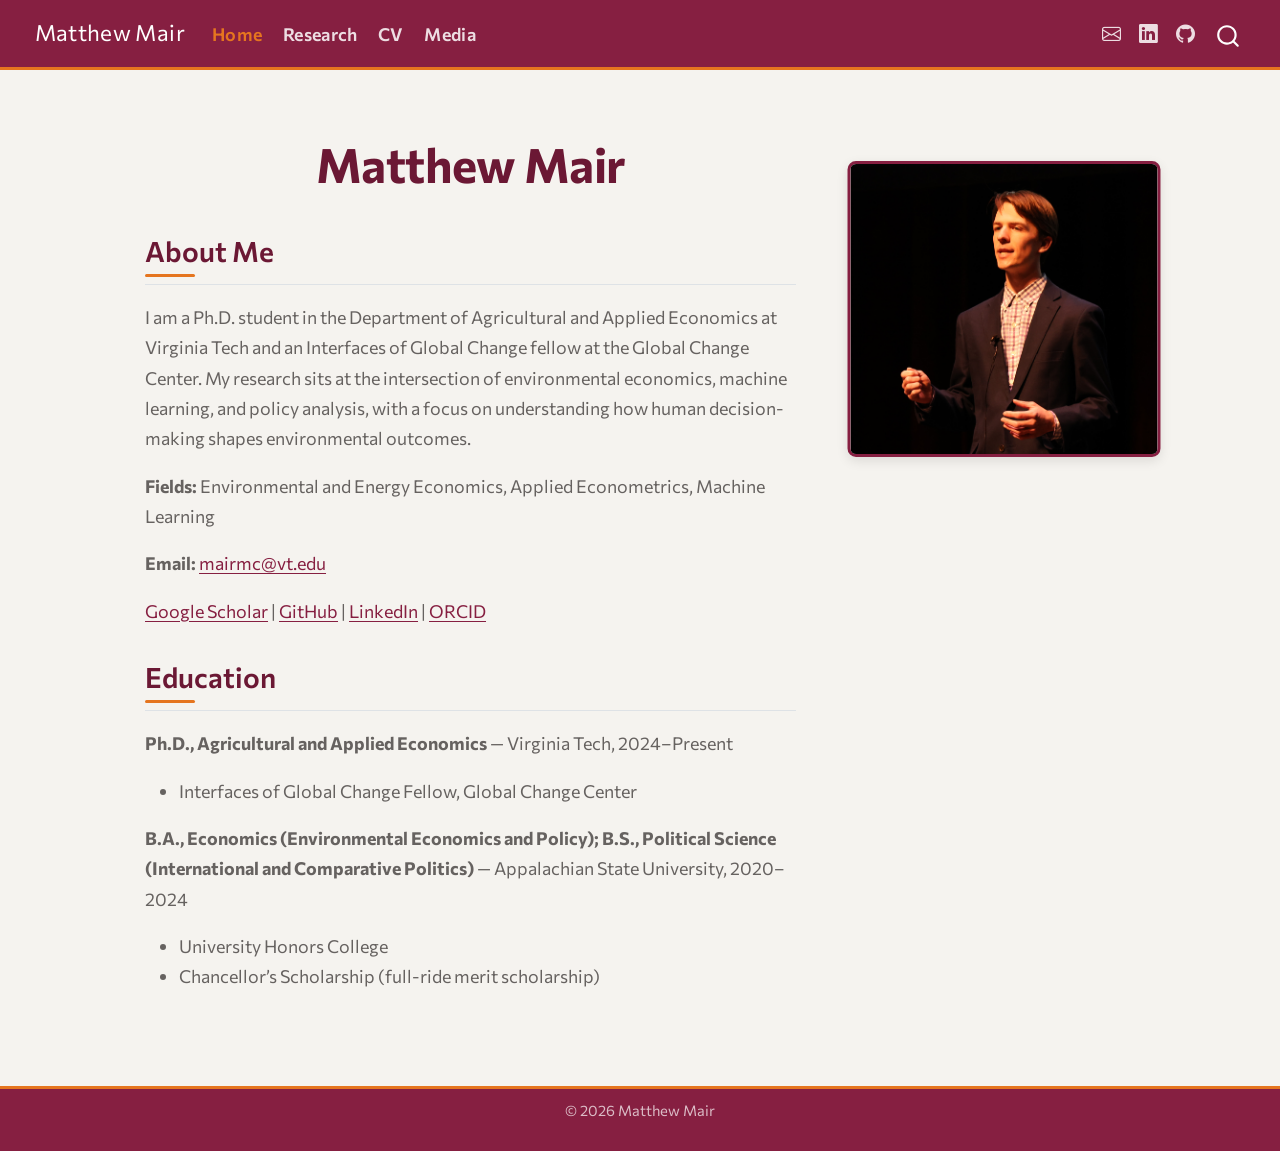
<file: docs/index.html>
<!DOCTYPE html>
<html xmlns="http://www.w3.org/1999/xhtml" lang="en" xml:lang="en"><head>

<meta charset="utf-8">
<meta name="generator" content="quarto-1.8.25">

<meta name="viewport" content="width=device-width, initial-scale=1.0, user-scalable=yes">


<title>Matthew Mair</title>
<style>
code{white-space: pre-wrap;}
span.smallcaps{font-variant: small-caps;}
div.columns{display: flex; gap: min(4vw, 1.5em);}
div.column{flex: auto; overflow-x: auto;}
div.hanging-indent{margin-left: 1.5em; text-indent: -1.5em;}
ul.task-list{list-style: none;}
ul.task-list li input[type="checkbox"] {
  width: 0.8em;
  margin: 0 0.8em 0.2em -1em; /* quarto-specific, see https://github.com/quarto-dev/quarto-cli/issues/4556 */ 
  vertical-align: middle;
}
</style>


<script src="site_libs/quarto-nav/quarto-nav.js"></script>
<script src="site_libs/quarto-nav/headroom.min.js"></script>
<script src="site_libs/clipboard/clipboard.min.js"></script>
<script src="site_libs/quarto-search/autocomplete.umd.js"></script>
<script src="site_libs/quarto-search/fuse.min.js"></script>
<script src="site_libs/quarto-search/quarto-search.js"></script>
<meta name="quarto:offset" content="./">
<link href="./favicon.svg" rel="icon" type="image/svg+xml">
<script src="site_libs/quarto-html/quarto.js" type="module"></script>
<script src="site_libs/quarto-html/tabsets/tabsets.js" type="module"></script>
<script src="site_libs/quarto-html/axe/axe-check.js" type="module"></script>
<script src="site_libs/quarto-html/popper.min.js"></script>
<script src="site_libs/quarto-html/tippy.umd.min.js"></script>
<script src="site_libs/quarto-html/anchor.min.js"></script>
<link href="site_libs/quarto-html/tippy.css" rel="stylesheet">
<link href="site_libs/quarto-html/quarto-syntax-highlighting-7b89279ff1a6dce999919e0e67d4d9ec.css" rel="stylesheet" id="quarto-text-highlighting-styles">
<script src="site_libs/bootstrap/bootstrap.min.js"></script>
<link href="site_libs/bootstrap/bootstrap-icons.css" rel="stylesheet">
<link href="site_libs/bootstrap/bootstrap-711e7c644fa7c693e1494b84b1975627.min.css" rel="stylesheet" append-hash="true" id="quarto-bootstrap" data-mode="light">
<script id="quarto-search-options" type="application/json">{
  "location": "navbar",
  "copy-button": false,
  "collapse-after": 3,
  "panel-placement": "end",
  "type": "overlay",
  "limit": 50,
  "keyboard-shortcut": [
    "f",
    "/",
    "s"
  ],
  "show-item-context": false,
  "language": {
    "search-no-results-text": "No results",
    "search-matching-documents-text": "matching documents",
    "search-copy-link-title": "Copy link to search",
    "search-hide-matches-text": "Hide additional matches",
    "search-more-match-text": "more match in this document",
    "search-more-matches-text": "more matches in this document",
    "search-clear-button-title": "Clear",
    "search-text-placeholder": "",
    "search-detached-cancel-button-title": "Cancel",
    "search-submit-button-title": "Submit",
    "search-label": "Search"
  }
}</script>


<link rel="stylesheet" href="styles.css">
</head>

<body class="nav-fixed fullcontent quarto-light">

<div id="quarto-search-results"></div>
  <header id="quarto-header" class="headroom fixed-top">
    <nav class="navbar navbar-expand-lg " data-bs-theme="dark">
      <div class="navbar-container container-fluid">
      <div class="navbar-brand-container mx-auto">
    <a href="./index.html" class="navbar-brand navbar-brand-logo">
    </a>
    <a class="navbar-brand" href="./index.html">
    <span class="navbar-title">Matthew Mair</span>
    </a>
  </div>
            <div id="quarto-search" class="" title="Search"></div>
          <button class="navbar-toggler" type="button" data-bs-toggle="collapse" data-bs-target="#navbarCollapse" aria-controls="navbarCollapse" role="menu" aria-expanded="false" aria-label="Toggle navigation" onclick="if (window.quartoToggleHeadroom) { window.quartoToggleHeadroom(); }">
  <span class="navbar-toggler-icon"></span>
</button>
          <div class="collapse navbar-collapse" id="navbarCollapse">
            <ul class="navbar-nav navbar-nav-scroll me-auto">
  <li class="nav-item">
    <a class="nav-link active" href="./index.html" aria-current="page"> 
<span class="menu-text">Home</span></a>
  </li>  
  <li class="nav-item">
    <a class="nav-link" href="./research.html"> 
<span class="menu-text">Research</span></a>
  </li>  
  <li class="nav-item">
    <a class="nav-link" href="./cv.html"> 
<span class="menu-text">CV</span></a>
  </li>  
  <li class="nav-item">
    <a class="nav-link" href="./media.html"> 
<span class="menu-text">Media</span></a>
  </li>  
</ul>
            <ul class="navbar-nav navbar-nav-scroll ms-auto">
  <li class="nav-item compact">
    <a class="nav-link" href="mailto:mairmc@vt.edu"> <i class="bi bi-envelope" role="img">
</i> 
<span class="menu-text"></span></a>
  </li>  
  <li class="nav-item compact">
    <a class="nav-link" href="https://www.linkedin.com/in/matthew-mair-95823221a/"> <i class="bi bi-linkedin" role="img">
</i> 
<span class="menu-text"></span></a>
  </li>  
  <li class="nav-item compact">
    <a class="nav-link" href="https://github.com/MatthewMair42"> <i class="bi bi-github" role="img">
</i> 
<span class="menu-text"></span></a>
  </li>  
</ul>
          </div> <!-- /navcollapse -->
            <div class="quarto-navbar-tools">
</div>
      </div> <!-- /container-fluid -->
    </nav>
</header>
<!-- content -->
<div id="quarto-content" class="quarto-container page-columns page-rows-contents page-layout-article page-navbar">
<!-- sidebar -->
<!-- margin-sidebar -->
    
<!-- main -->
<main class="content page-columns page-full" id="quarto-document-content">

<header id="title-block-header" class="quarto-title-block default">
<div class="quarto-title">
<h1 class="title">Matthew Mair</h1>
</div>



<div class="quarto-title-meta">

    
  
    
  </div>
  


</header>


<div class="column-page">
<div class="grid">
<section id="matthew-mair" class="level1 g-col-8">
<h1>Matthew Mair</h1>
<section id="about-me" class="level2">
<h2 class="anchored" data-anchor-id="about-me">About Me</h2>
<p>I am a Ph.D.&nbsp;student in the Department of Agricultural and Applied Economics at Virginia Tech and an Interfaces of Global Change fellow at the Global Change Center. My research sits at the intersection of environmental economics, machine learning, and policy analysis, with a focus on understanding how human decision-making shapes environmental outcomes.</p>
<p><strong>Fields:</strong> Environmental and Energy Economics, Applied Econometrics, Machine Learning</p>
<p><strong>Email:</strong> <a href="mailto:mairmc@vt.edu">mairmc@vt.edu</a></p>
<p><a href="https://scholar.google.com/citations?user=G5DCnmYAAAAJ&amp;hl=en">Google Scholar</a> | <a href="https://github.com/MatthewMair42">GitHub</a> | <a href="https://www.linkedin.com/in/matthew-mair-95823221a/">LinkedIn</a> | <a href="https://orcid.org/0009-0004-9572-1894">ORCID</a></p>
</section>
<section id="education" class="level2">
<h2 class="anchored" data-anchor-id="education">Education</h2>
<p><strong>Ph.D., Agricultural and Applied Economics</strong> — Virginia Tech, 2024–Present</p>
<ul>
<li>Interfaces of Global Change Fellow, Global Change Center</li>
</ul>
<p><strong>B.A., Economics (Environmental Economics and Policy); B.S., Political Science (International and Comparative Politics)</strong> — Appalachian State University, 2020–2024</p>
<ul>
<li>University Honors College</li>
<li>Chancellor’s Scholarship (full-ride merit scholarship)</li>
</ul>
</section>
</section>
<div class="g-col-4">
<p><img src="pics/Nutshell_Zoomed.png" class="profile-photo img-fluid"></p>
</div>
</div>
</div>



</main> <!-- /main -->
<script id="quarto-html-after-body" type="application/javascript">
  window.document.addEventListener("DOMContentLoaded", function (event) {
    const icon = "";
    const anchorJS = new window.AnchorJS();
    anchorJS.options = {
      placement: 'right',
      icon: icon
    };
    anchorJS.add('.anchored');
    const isCodeAnnotation = (el) => {
      for (const clz of el.classList) {
        if (clz.startsWith('code-annotation-')) {                     
          return true;
        }
      }
      return false;
    }
    const onCopySuccess = function(e) {
      // button target
      const button = e.trigger;
      // don't keep focus
      button.blur();
      // flash "checked"
      button.classList.add('code-copy-button-checked');
      var currentTitle = button.getAttribute("title");
      button.setAttribute("title", "Copied!");
      let tooltip;
      if (window.bootstrap) {
        button.setAttribute("data-bs-toggle", "tooltip");
        button.setAttribute("data-bs-placement", "left");
        button.setAttribute("data-bs-title", "Copied!");
        tooltip = new bootstrap.Tooltip(button, 
          { trigger: "manual", 
            customClass: "code-copy-button-tooltip",
            offset: [0, -8]});
        tooltip.show();    
      }
      setTimeout(function() {
        if (tooltip) {
          tooltip.hide();
          button.removeAttribute("data-bs-title");
          button.removeAttribute("data-bs-toggle");
          button.removeAttribute("data-bs-placement");
        }
        button.setAttribute("title", currentTitle);
        button.classList.remove('code-copy-button-checked');
      }, 1000);
      // clear code selection
      e.clearSelection();
    }
    const getTextToCopy = function(trigger) {
      const outerScaffold = trigger.parentElement.cloneNode(true);
      const codeEl = outerScaffold.querySelector('code');
      for (const childEl of codeEl.children) {
        if (isCodeAnnotation(childEl)) {
          childEl.remove();
        }
      }
      return codeEl.innerText;
    }
    const clipboard = new window.ClipboardJS('.code-copy-button:not([data-in-quarto-modal])', {
      text: getTextToCopy
    });
    clipboard.on('success', onCopySuccess);
    if (window.document.getElementById('quarto-embedded-source-code-modal')) {
      const clipboardModal = new window.ClipboardJS('.code-copy-button[data-in-quarto-modal]', {
        text: getTextToCopy,
        container: window.document.getElementById('quarto-embedded-source-code-modal')
      });
      clipboardModal.on('success', onCopySuccess);
    }
      var localhostRegex = new RegExp(/^(?:http|https):\/\/localhost\:?[0-9]*\//);
      var mailtoRegex = new RegExp(/^mailto:/);
        var filterRegex = new RegExp('/' + window.location.host + '/');
      var isInternal = (href) => {
          return filterRegex.test(href) || localhostRegex.test(href) || mailtoRegex.test(href);
      }
      // Inspect non-navigation links and adorn them if external
     var links = window.document.querySelectorAll('a[href]:not(.nav-link):not(.navbar-brand):not(.toc-action):not(.sidebar-link):not(.sidebar-item-toggle):not(.pagination-link):not(.no-external):not([aria-hidden]):not(.dropdown-item):not(.quarto-navigation-tool):not(.about-link)');
      for (var i=0; i<links.length; i++) {
        const link = links[i];
        if (!isInternal(link.href)) {
          // undo the damage that might have been done by quarto-nav.js in the case of
          // links that we want to consider external
          if (link.dataset.originalHref !== undefined) {
            link.href = link.dataset.originalHref;
          }
        }
      }
    function tippyHover(el, contentFn, onTriggerFn, onUntriggerFn) {
      const config = {
        allowHTML: true,
        maxWidth: 500,
        delay: 100,
        arrow: false,
        appendTo: function(el) {
            return el.parentElement;
        },
        interactive: true,
        interactiveBorder: 10,
        theme: 'quarto',
        placement: 'bottom-start',
      };
      if (contentFn) {
        config.content = contentFn;
      }
      if (onTriggerFn) {
        config.onTrigger = onTriggerFn;
      }
      if (onUntriggerFn) {
        config.onUntrigger = onUntriggerFn;
      }
      window.tippy(el, config); 
    }
    const noterefs = window.document.querySelectorAll('a[role="doc-noteref"]');
    for (var i=0; i<noterefs.length; i++) {
      const ref = noterefs[i];
      tippyHover(ref, function() {
        // use id or data attribute instead here
        let href = ref.getAttribute('data-footnote-href') || ref.getAttribute('href');
        try { href = new URL(href).hash; } catch {}
        const id = href.replace(/^#\/?/, "");
        const note = window.document.getElementById(id);
        if (note) {
          return note.innerHTML;
        } else {
          return "";
        }
      });
    }
    const xrefs = window.document.querySelectorAll('a.quarto-xref');
    const processXRef = (id, note) => {
      // Strip column container classes
      const stripColumnClz = (el) => {
        el.classList.remove("page-full", "page-columns");
        if (el.children) {
          for (const child of el.children) {
            stripColumnClz(child);
          }
        }
      }
      stripColumnClz(note)
      if (id === null || id.startsWith('sec-')) {
        // Special case sections, only their first couple elements
        const container = document.createElement("div");
        if (note.children && note.children.length > 2) {
          container.appendChild(note.children[0].cloneNode(true));
          for (let i = 1; i < note.children.length; i++) {
            const child = note.children[i];
            if (child.tagName === "P" && child.innerText === "") {
              continue;
            } else {
              container.appendChild(child.cloneNode(true));
              break;
            }
          }
          if (window.Quarto?.typesetMath) {
            window.Quarto.typesetMath(container);
          }
          return container.innerHTML
        } else {
          if (window.Quarto?.typesetMath) {
            window.Quarto.typesetMath(note);
          }
          return note.innerHTML;
        }
      } else {
        // Remove any anchor links if they are present
        const anchorLink = note.querySelector('a.anchorjs-link');
        if (anchorLink) {
          anchorLink.remove();
        }
        if (window.Quarto?.typesetMath) {
          window.Quarto.typesetMath(note);
        }
        if (note.classList.contains("callout")) {
          return note.outerHTML;
        } else {
          return note.innerHTML;
        }
      }
    }
    for (var i=0; i<xrefs.length; i++) {
      const xref = xrefs[i];
      tippyHover(xref, undefined, function(instance) {
        instance.disable();
        let url = xref.getAttribute('href');
        let hash = undefined; 
        if (url.startsWith('#')) {
          hash = url;
        } else {
          try { hash = new URL(url).hash; } catch {}
        }
        if (hash) {
          const id = hash.replace(/^#\/?/, "");
          const note = window.document.getElementById(id);
          if (note !== null) {
            try {
              const html = processXRef(id, note.cloneNode(true));
              instance.setContent(html);
            } finally {
              instance.enable();
              instance.show();
            }
          } else {
            // See if we can fetch this
            fetch(url.split('#')[0])
            .then(res => res.text())
            .then(html => {
              const parser = new DOMParser();
              const htmlDoc = parser.parseFromString(html, "text/html");
              const note = htmlDoc.getElementById(id);
              if (note !== null) {
                const html = processXRef(id, note);
                instance.setContent(html);
              } 
            }).finally(() => {
              instance.enable();
              instance.show();
            });
          }
        } else {
          // See if we can fetch a full url (with no hash to target)
          // This is a special case and we should probably do some content thinning / targeting
          fetch(url)
          .then(res => res.text())
          .then(html => {
            const parser = new DOMParser();
            const htmlDoc = parser.parseFromString(html, "text/html");
            const note = htmlDoc.querySelector('main.content');
            if (note !== null) {
              // This should only happen for chapter cross references
              // (since there is no id in the URL)
              // remove the first header
              if (note.children.length > 0 && note.children[0].tagName === "HEADER") {
                note.children[0].remove();
              }
              const html = processXRef(null, note);
              instance.setContent(html);
            } 
          }).finally(() => {
            instance.enable();
            instance.show();
          });
        }
      }, function(instance) {
      });
    }
        let selectedAnnoteEl;
        const selectorForAnnotation = ( cell, annotation) => {
          let cellAttr = 'data-code-cell="' + cell + '"';
          let lineAttr = 'data-code-annotation="' +  annotation + '"';
          const selector = 'span[' + cellAttr + '][' + lineAttr + ']';
          return selector;
        }
        const selectCodeLines = (annoteEl) => {
          const doc = window.document;
          const targetCell = annoteEl.getAttribute("data-target-cell");
          const targetAnnotation = annoteEl.getAttribute("data-target-annotation");
          const annoteSpan = window.document.querySelector(selectorForAnnotation(targetCell, targetAnnotation));
          const lines = annoteSpan.getAttribute("data-code-lines").split(",");
          const lineIds = lines.map((line) => {
            return targetCell + "-" + line;
          })
          let top = null;
          let height = null;
          let parent = null;
          if (lineIds.length > 0) {
              //compute the position of the single el (top and bottom and make a div)
              const el = window.document.getElementById(lineIds[0]);
              top = el.offsetTop;
              height = el.offsetHeight;
              parent = el.parentElement.parentElement;
            if (lineIds.length > 1) {
              const lastEl = window.document.getElementById(lineIds[lineIds.length - 1]);
              const bottom = lastEl.offsetTop + lastEl.offsetHeight;
              height = bottom - top;
            }
            if (top !== null && height !== null && parent !== null) {
              // cook up a div (if necessary) and position it 
              let div = window.document.getElementById("code-annotation-line-highlight");
              if (div === null) {
                div = window.document.createElement("div");
                div.setAttribute("id", "code-annotation-line-highlight");
                div.style.position = 'absolute';
                parent.appendChild(div);
              }
              div.style.top = top - 2 + "px";
              div.style.height = height + 4 + "px";
              div.style.left = 0;
              let gutterDiv = window.document.getElementById("code-annotation-line-highlight-gutter");
              if (gutterDiv === null) {
                gutterDiv = window.document.createElement("div");
                gutterDiv.setAttribute("id", "code-annotation-line-highlight-gutter");
                gutterDiv.style.position = 'absolute';
                const codeCell = window.document.getElementById(targetCell);
                const gutter = codeCell.querySelector('.code-annotation-gutter');
                gutter.appendChild(gutterDiv);
              }
              gutterDiv.style.top = top - 2 + "px";
              gutterDiv.style.height = height + 4 + "px";
            }
            selectedAnnoteEl = annoteEl;
          }
        };
        const unselectCodeLines = () => {
          const elementsIds = ["code-annotation-line-highlight", "code-annotation-line-highlight-gutter"];
          elementsIds.forEach((elId) => {
            const div = window.document.getElementById(elId);
            if (div) {
              div.remove();
            }
          });
          selectedAnnoteEl = undefined;
        };
          // Handle positioning of the toggle
      window.addEventListener(
        "resize",
        throttle(() => {
          elRect = undefined;
          if (selectedAnnoteEl) {
            selectCodeLines(selectedAnnoteEl);
          }
        }, 10)
      );
      function throttle(fn, ms) {
      let throttle = false;
      let timer;
        return (...args) => {
          if(!throttle) { // first call gets through
              fn.apply(this, args);
              throttle = true;
          } else { // all the others get throttled
              if(timer) clearTimeout(timer); // cancel #2
              timer = setTimeout(() => {
                fn.apply(this, args);
                timer = throttle = false;
              }, ms);
          }
        };
      }
        // Attach click handler to the DT
        const annoteDls = window.document.querySelectorAll('dt[data-target-cell]');
        for (const annoteDlNode of annoteDls) {
          annoteDlNode.addEventListener('click', (event) => {
            const clickedEl = event.target;
            if (clickedEl !== selectedAnnoteEl) {
              unselectCodeLines();
              const activeEl = window.document.querySelector('dt[data-target-cell].code-annotation-active');
              if (activeEl) {
                activeEl.classList.remove('code-annotation-active');
              }
              selectCodeLines(clickedEl);
              clickedEl.classList.add('code-annotation-active');
            } else {
              // Unselect the line
              unselectCodeLines();
              clickedEl.classList.remove('code-annotation-active');
            }
          });
        }
    const findCites = (el) => {
      const parentEl = el.parentElement;
      if (parentEl) {
        const cites = parentEl.dataset.cites;
        if (cites) {
          return {
            el,
            cites: cites.split(' ')
          };
        } else {
          return findCites(el.parentElement)
        }
      } else {
        return undefined;
      }
    };
    var bibliorefs = window.document.querySelectorAll('a[role="doc-biblioref"]');
    for (var i=0; i<bibliorefs.length; i++) {
      const ref = bibliorefs[i];
      const citeInfo = findCites(ref);
      if (citeInfo) {
        tippyHover(citeInfo.el, function() {
          var popup = window.document.createElement('div');
          citeInfo.cites.forEach(function(cite) {
            var citeDiv = window.document.createElement('div');
            citeDiv.classList.add('hanging-indent');
            citeDiv.classList.add('csl-entry');
            var biblioDiv = window.document.getElementById('ref-' + cite);
            if (biblioDiv) {
              citeDiv.innerHTML = biblioDiv.innerHTML;
            }
            popup.appendChild(citeDiv);
          });
          return popup.innerHTML;
        });
      }
    }
  });
  </script>
</div> <!-- /content -->
<footer class="footer">
  <div class="nav-footer">
    <div class="nav-footer-left">
      &nbsp;
    </div>   
    <div class="nav-footer-center">
<p>© 2026 Matthew Mair</p>
</div>
    <div class="nav-footer-right">
      &nbsp;
    </div>
  </div>
</footer>




</body></html>
</file>
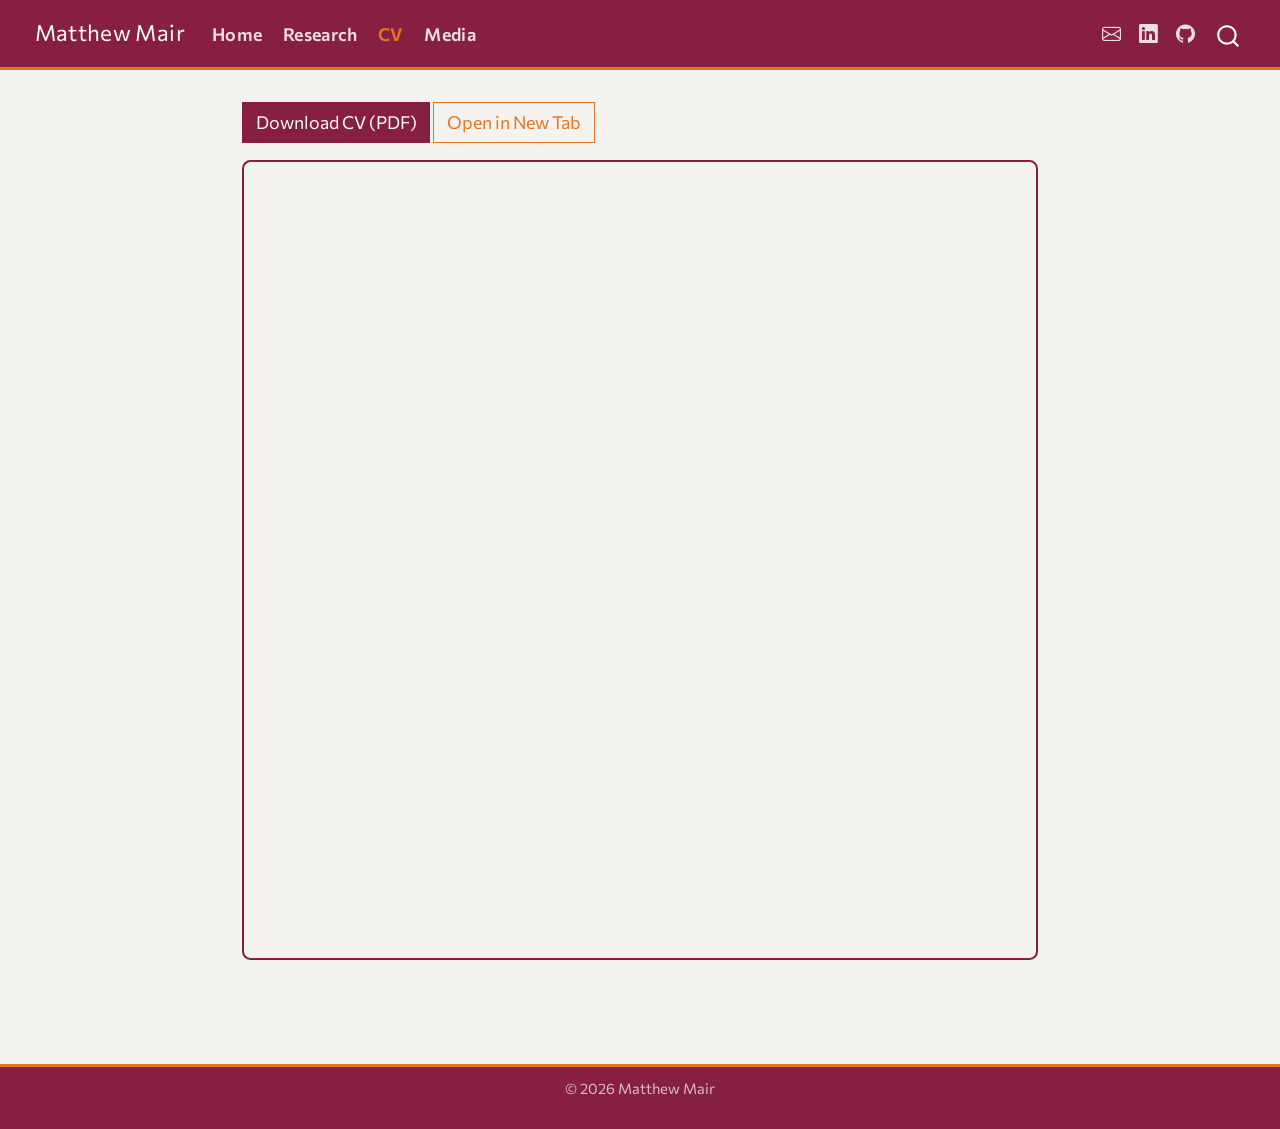
<file: docs/cv.html>
<!DOCTYPE html>
<html xmlns="http://www.w3.org/1999/xhtml" lang="en" xml:lang="en"><head>

<meta charset="utf-8">
<meta name="generator" content="quarto-1.8.25">

<meta name="viewport" content="width=device-width, initial-scale=1.0, user-scalable=yes">


<title>CV – Matthew Mair</title>
<style>
code{white-space: pre-wrap;}
span.smallcaps{font-variant: small-caps;}
div.columns{display: flex; gap: min(4vw, 1.5em);}
div.column{flex: auto; overflow-x: auto;}
div.hanging-indent{margin-left: 1.5em; text-indent: -1.5em;}
ul.task-list{list-style: none;}
ul.task-list li input[type="checkbox"] {
  width: 0.8em;
  margin: 0 0.8em 0.2em -1em; /* quarto-specific, see https://github.com/quarto-dev/quarto-cli/issues/4556 */ 
  vertical-align: middle;
}
</style>


<script src="site_libs/quarto-nav/quarto-nav.js"></script>
<script src="site_libs/quarto-nav/headroom.min.js"></script>
<script src="site_libs/clipboard/clipboard.min.js"></script>
<script src="site_libs/quarto-search/autocomplete.umd.js"></script>
<script src="site_libs/quarto-search/fuse.min.js"></script>
<script src="site_libs/quarto-search/quarto-search.js"></script>
<meta name="quarto:offset" content="./">
<link href="./favicon.svg" rel="icon" type="image/svg+xml">
<script src="site_libs/quarto-html/quarto.js" type="module"></script>
<script src="site_libs/quarto-html/tabsets/tabsets.js" type="module"></script>
<script src="site_libs/quarto-html/axe/axe-check.js" type="module"></script>
<script src="site_libs/quarto-html/popper.min.js"></script>
<script src="site_libs/quarto-html/tippy.umd.min.js"></script>
<script src="site_libs/quarto-html/anchor.min.js"></script>
<link href="site_libs/quarto-html/tippy.css" rel="stylesheet">
<link href="site_libs/quarto-html/quarto-syntax-highlighting-7b89279ff1a6dce999919e0e67d4d9ec.css" rel="stylesheet" id="quarto-text-highlighting-styles">
<script src="site_libs/bootstrap/bootstrap.min.js"></script>
<link href="site_libs/bootstrap/bootstrap-icons.css" rel="stylesheet">
<link href="site_libs/bootstrap/bootstrap-711e7c644fa7c693e1494b84b1975627.min.css" rel="stylesheet" append-hash="true" id="quarto-bootstrap" data-mode="light">
<script id="quarto-search-options" type="application/json">{
  "location": "navbar",
  "copy-button": false,
  "collapse-after": 3,
  "panel-placement": "end",
  "type": "overlay",
  "limit": 50,
  "keyboard-shortcut": [
    "f",
    "/",
    "s"
  ],
  "show-item-context": false,
  "language": {
    "search-no-results-text": "No results",
    "search-matching-documents-text": "matching documents",
    "search-copy-link-title": "Copy link to search",
    "search-hide-matches-text": "Hide additional matches",
    "search-more-match-text": "more match in this document",
    "search-more-matches-text": "more matches in this document",
    "search-clear-button-title": "Clear",
    "search-text-placeholder": "",
    "search-detached-cancel-button-title": "Cancel",
    "search-submit-button-title": "Submit",
    "search-label": "Search"
  }
}</script>


<link rel="stylesheet" href="styles.css">
</head>

<body class="nav-fixed fullcontent quarto-light">

<div id="quarto-search-results"></div>
  <header id="quarto-header" class="headroom fixed-top">
    <nav class="navbar navbar-expand-lg " data-bs-theme="dark">
      <div class="navbar-container container-fluid">
      <div class="navbar-brand-container mx-auto">
    <a href="./index.html" class="navbar-brand navbar-brand-logo">
    </a>
    <a class="navbar-brand" href="./index.html">
    <span class="navbar-title">Matthew Mair</span>
    </a>
  </div>
            <div id="quarto-search" class="" title="Search"></div>
          <button class="navbar-toggler" type="button" data-bs-toggle="collapse" data-bs-target="#navbarCollapse" aria-controls="navbarCollapse" role="menu" aria-expanded="false" aria-label="Toggle navigation" onclick="if (window.quartoToggleHeadroom) { window.quartoToggleHeadroom(); }">
  <span class="navbar-toggler-icon"></span>
</button>
          <div class="collapse navbar-collapse" id="navbarCollapse">
            <ul class="navbar-nav navbar-nav-scroll me-auto">
  <li class="nav-item">
    <a class="nav-link" href="./index.html"> 
<span class="menu-text">Home</span></a>
  </li>  
  <li class="nav-item">
    <a class="nav-link" href="./research.html"> 
<span class="menu-text">Research</span></a>
  </li>  
  <li class="nav-item">
    <a class="nav-link active" href="./cv.html" aria-current="page"> 
<span class="menu-text">CV</span></a>
  </li>  
  <li class="nav-item">
    <a class="nav-link" href="./media.html"> 
<span class="menu-text">Media</span></a>
  </li>  
</ul>
            <ul class="navbar-nav navbar-nav-scroll ms-auto">
  <li class="nav-item compact">
    <a class="nav-link" href="mailto:mairmc@vt.edu"> <i class="bi bi-envelope" role="img">
</i> 
<span class="menu-text"></span></a>
  </li>  
  <li class="nav-item compact">
    <a class="nav-link" href="https://www.linkedin.com/in/matthew-mair-95823221a/"> <i class="bi bi-linkedin" role="img">
</i> 
<span class="menu-text"></span></a>
  </li>  
  <li class="nav-item compact">
    <a class="nav-link" href="https://github.com/MatthewMair42"> <i class="bi bi-github" role="img">
</i> 
<span class="menu-text"></span></a>
  </li>  
</ul>
          </div> <!-- /navcollapse -->
            <div class="quarto-navbar-tools">
</div>
      </div> <!-- /container-fluid -->
    </nav>
</header>
<!-- content -->
<div id="quarto-content" class="quarto-container page-columns page-rows-contents page-layout-article page-navbar">
<!-- sidebar -->
<!-- margin-sidebar -->
    
<!-- main -->
<main class="content" id="quarto-document-content">

<header id="title-block-header" class="quarto-title-block default">
<div class="quarto-title">
<h1 class="title">CV</h1>
</div>



<div class="quarto-title-meta">

    
  
    
  </div>
  


</header>


<p><a href="cv.pdf"><span class="btn btn-primary">Download CV (PDF)</span></a> <a href="cv.pdf" target="_blank"><span class="btn btn-outline-secondary">Open in New Tab</span></a></p>
<iframe class="cv-embed" src="cv.pdf">
</iframe>



</main> <!-- /main -->
<script id="quarto-html-after-body" type="application/javascript">
  window.document.addEventListener("DOMContentLoaded", function (event) {
    const icon = "";
    const anchorJS = new window.AnchorJS();
    anchorJS.options = {
      placement: 'right',
      icon: icon
    };
    anchorJS.add('.anchored');
    const isCodeAnnotation = (el) => {
      for (const clz of el.classList) {
        if (clz.startsWith('code-annotation-')) {                     
          return true;
        }
      }
      return false;
    }
    const onCopySuccess = function(e) {
      // button target
      const button = e.trigger;
      // don't keep focus
      button.blur();
      // flash "checked"
      button.classList.add('code-copy-button-checked');
      var currentTitle = button.getAttribute("title");
      button.setAttribute("title", "Copied!");
      let tooltip;
      if (window.bootstrap) {
        button.setAttribute("data-bs-toggle", "tooltip");
        button.setAttribute("data-bs-placement", "left");
        button.setAttribute("data-bs-title", "Copied!");
        tooltip = new bootstrap.Tooltip(button, 
          { trigger: "manual", 
            customClass: "code-copy-button-tooltip",
            offset: [0, -8]});
        tooltip.show();    
      }
      setTimeout(function() {
        if (tooltip) {
          tooltip.hide();
          button.removeAttribute("data-bs-title");
          button.removeAttribute("data-bs-toggle");
          button.removeAttribute("data-bs-placement");
        }
        button.setAttribute("title", currentTitle);
        button.classList.remove('code-copy-button-checked');
      }, 1000);
      // clear code selection
      e.clearSelection();
    }
    const getTextToCopy = function(trigger) {
      const outerScaffold = trigger.parentElement.cloneNode(true);
      const codeEl = outerScaffold.querySelector('code');
      for (const childEl of codeEl.children) {
        if (isCodeAnnotation(childEl)) {
          childEl.remove();
        }
      }
      return codeEl.innerText;
    }
    const clipboard = new window.ClipboardJS('.code-copy-button:not([data-in-quarto-modal])', {
      text: getTextToCopy
    });
    clipboard.on('success', onCopySuccess);
    if (window.document.getElementById('quarto-embedded-source-code-modal')) {
      const clipboardModal = new window.ClipboardJS('.code-copy-button[data-in-quarto-modal]', {
        text: getTextToCopy,
        container: window.document.getElementById('quarto-embedded-source-code-modal')
      });
      clipboardModal.on('success', onCopySuccess);
    }
      var localhostRegex = new RegExp(/^(?:http|https):\/\/localhost\:?[0-9]*\//);
      var mailtoRegex = new RegExp(/^mailto:/);
        var filterRegex = new RegExp('/' + window.location.host + '/');
      var isInternal = (href) => {
          return filterRegex.test(href) || localhostRegex.test(href) || mailtoRegex.test(href);
      }
      // Inspect non-navigation links and adorn them if external
     var links = window.document.querySelectorAll('a[href]:not(.nav-link):not(.navbar-brand):not(.toc-action):not(.sidebar-link):not(.sidebar-item-toggle):not(.pagination-link):not(.no-external):not([aria-hidden]):not(.dropdown-item):not(.quarto-navigation-tool):not(.about-link)');
      for (var i=0; i<links.length; i++) {
        const link = links[i];
        if (!isInternal(link.href)) {
          // undo the damage that might have been done by quarto-nav.js in the case of
          // links that we want to consider external
          if (link.dataset.originalHref !== undefined) {
            link.href = link.dataset.originalHref;
          }
        }
      }
    function tippyHover(el, contentFn, onTriggerFn, onUntriggerFn) {
      const config = {
        allowHTML: true,
        maxWidth: 500,
        delay: 100,
        arrow: false,
        appendTo: function(el) {
            return el.parentElement;
        },
        interactive: true,
        interactiveBorder: 10,
        theme: 'quarto',
        placement: 'bottom-start',
      };
      if (contentFn) {
        config.content = contentFn;
      }
      if (onTriggerFn) {
        config.onTrigger = onTriggerFn;
      }
      if (onUntriggerFn) {
        config.onUntrigger = onUntriggerFn;
      }
      window.tippy(el, config); 
    }
    const noterefs = window.document.querySelectorAll('a[role="doc-noteref"]');
    for (var i=0; i<noterefs.length; i++) {
      const ref = noterefs[i];
      tippyHover(ref, function() {
        // use id or data attribute instead here
        let href = ref.getAttribute('data-footnote-href') || ref.getAttribute('href');
        try { href = new URL(href).hash; } catch {}
        const id = href.replace(/^#\/?/, "");
        const note = window.document.getElementById(id);
        if (note) {
          return note.innerHTML;
        } else {
          return "";
        }
      });
    }
    const xrefs = window.document.querySelectorAll('a.quarto-xref');
    const processXRef = (id, note) => {
      // Strip column container classes
      const stripColumnClz = (el) => {
        el.classList.remove("page-full", "page-columns");
        if (el.children) {
          for (const child of el.children) {
            stripColumnClz(child);
          }
        }
      }
      stripColumnClz(note)
      if (id === null || id.startsWith('sec-')) {
        // Special case sections, only their first couple elements
        const container = document.createElement("div");
        if (note.children && note.children.length > 2) {
          container.appendChild(note.children[0].cloneNode(true));
          for (let i = 1; i < note.children.length; i++) {
            const child = note.children[i];
            if (child.tagName === "P" && child.innerText === "") {
              continue;
            } else {
              container.appendChild(child.cloneNode(true));
              break;
            }
          }
          if (window.Quarto?.typesetMath) {
            window.Quarto.typesetMath(container);
          }
          return container.innerHTML
        } else {
          if (window.Quarto?.typesetMath) {
            window.Quarto.typesetMath(note);
          }
          return note.innerHTML;
        }
      } else {
        // Remove any anchor links if they are present
        const anchorLink = note.querySelector('a.anchorjs-link');
        if (anchorLink) {
          anchorLink.remove();
        }
        if (window.Quarto?.typesetMath) {
          window.Quarto.typesetMath(note);
        }
        if (note.classList.contains("callout")) {
          return note.outerHTML;
        } else {
          return note.innerHTML;
        }
      }
    }
    for (var i=0; i<xrefs.length; i++) {
      const xref = xrefs[i];
      tippyHover(xref, undefined, function(instance) {
        instance.disable();
        let url = xref.getAttribute('href');
        let hash = undefined; 
        if (url.startsWith('#')) {
          hash = url;
        } else {
          try { hash = new URL(url).hash; } catch {}
        }
        if (hash) {
          const id = hash.replace(/^#\/?/, "");
          const note = window.document.getElementById(id);
          if (note !== null) {
            try {
              const html = processXRef(id, note.cloneNode(true));
              instance.setContent(html);
            } finally {
              instance.enable();
              instance.show();
            }
          } else {
            // See if we can fetch this
            fetch(url.split('#')[0])
            .then(res => res.text())
            .then(html => {
              const parser = new DOMParser();
              const htmlDoc = parser.parseFromString(html, "text/html");
              const note = htmlDoc.getElementById(id);
              if (note !== null) {
                const html = processXRef(id, note);
                instance.setContent(html);
              } 
            }).finally(() => {
              instance.enable();
              instance.show();
            });
          }
        } else {
          // See if we can fetch a full url (with no hash to target)
          // This is a special case and we should probably do some content thinning / targeting
          fetch(url)
          .then(res => res.text())
          .then(html => {
            const parser = new DOMParser();
            const htmlDoc = parser.parseFromString(html, "text/html");
            const note = htmlDoc.querySelector('main.content');
            if (note !== null) {
              // This should only happen for chapter cross references
              // (since there is no id in the URL)
              // remove the first header
              if (note.children.length > 0 && note.children[0].tagName === "HEADER") {
                note.children[0].remove();
              }
              const html = processXRef(null, note);
              instance.setContent(html);
            } 
          }).finally(() => {
            instance.enable();
            instance.show();
          });
        }
      }, function(instance) {
      });
    }
        let selectedAnnoteEl;
        const selectorForAnnotation = ( cell, annotation) => {
          let cellAttr = 'data-code-cell="' + cell + '"';
          let lineAttr = 'data-code-annotation="' +  annotation + '"';
          const selector = 'span[' + cellAttr + '][' + lineAttr + ']';
          return selector;
        }
        const selectCodeLines = (annoteEl) => {
          const doc = window.document;
          const targetCell = annoteEl.getAttribute("data-target-cell");
          const targetAnnotation = annoteEl.getAttribute("data-target-annotation");
          const annoteSpan = window.document.querySelector(selectorForAnnotation(targetCell, targetAnnotation));
          const lines = annoteSpan.getAttribute("data-code-lines").split(",");
          const lineIds = lines.map((line) => {
            return targetCell + "-" + line;
          })
          let top = null;
          let height = null;
          let parent = null;
          if (lineIds.length > 0) {
              //compute the position of the single el (top and bottom and make a div)
              const el = window.document.getElementById(lineIds[0]);
              top = el.offsetTop;
              height = el.offsetHeight;
              parent = el.parentElement.parentElement;
            if (lineIds.length > 1) {
              const lastEl = window.document.getElementById(lineIds[lineIds.length - 1]);
              const bottom = lastEl.offsetTop + lastEl.offsetHeight;
              height = bottom - top;
            }
            if (top !== null && height !== null && parent !== null) {
              // cook up a div (if necessary) and position it 
              let div = window.document.getElementById("code-annotation-line-highlight");
              if (div === null) {
                div = window.document.createElement("div");
                div.setAttribute("id", "code-annotation-line-highlight");
                div.style.position = 'absolute';
                parent.appendChild(div);
              }
              div.style.top = top - 2 + "px";
              div.style.height = height + 4 + "px";
              div.style.left = 0;
              let gutterDiv = window.document.getElementById("code-annotation-line-highlight-gutter");
              if (gutterDiv === null) {
                gutterDiv = window.document.createElement("div");
                gutterDiv.setAttribute("id", "code-annotation-line-highlight-gutter");
                gutterDiv.style.position = 'absolute';
                const codeCell = window.document.getElementById(targetCell);
                const gutter = codeCell.querySelector('.code-annotation-gutter');
                gutter.appendChild(gutterDiv);
              }
              gutterDiv.style.top = top - 2 + "px";
              gutterDiv.style.height = height + 4 + "px";
            }
            selectedAnnoteEl = annoteEl;
          }
        };
        const unselectCodeLines = () => {
          const elementsIds = ["code-annotation-line-highlight", "code-annotation-line-highlight-gutter"];
          elementsIds.forEach((elId) => {
            const div = window.document.getElementById(elId);
            if (div) {
              div.remove();
            }
          });
          selectedAnnoteEl = undefined;
        };
          // Handle positioning of the toggle
      window.addEventListener(
        "resize",
        throttle(() => {
          elRect = undefined;
          if (selectedAnnoteEl) {
            selectCodeLines(selectedAnnoteEl);
          }
        }, 10)
      );
      function throttle(fn, ms) {
      let throttle = false;
      let timer;
        return (...args) => {
          if(!throttle) { // first call gets through
              fn.apply(this, args);
              throttle = true;
          } else { // all the others get throttled
              if(timer) clearTimeout(timer); // cancel #2
              timer = setTimeout(() => {
                fn.apply(this, args);
                timer = throttle = false;
              }, ms);
          }
        };
      }
        // Attach click handler to the DT
        const annoteDls = window.document.querySelectorAll('dt[data-target-cell]');
        for (const annoteDlNode of annoteDls) {
          annoteDlNode.addEventListener('click', (event) => {
            const clickedEl = event.target;
            if (clickedEl !== selectedAnnoteEl) {
              unselectCodeLines();
              const activeEl = window.document.querySelector('dt[data-target-cell].code-annotation-active');
              if (activeEl) {
                activeEl.classList.remove('code-annotation-active');
              }
              selectCodeLines(clickedEl);
              clickedEl.classList.add('code-annotation-active');
            } else {
              // Unselect the line
              unselectCodeLines();
              clickedEl.classList.remove('code-annotation-active');
            }
          });
        }
    const findCites = (el) => {
      const parentEl = el.parentElement;
      if (parentEl) {
        const cites = parentEl.dataset.cites;
        if (cites) {
          return {
            el,
            cites: cites.split(' ')
          };
        } else {
          return findCites(el.parentElement)
        }
      } else {
        return undefined;
      }
    };
    var bibliorefs = window.document.querySelectorAll('a[role="doc-biblioref"]');
    for (var i=0; i<bibliorefs.length; i++) {
      const ref = bibliorefs[i];
      const citeInfo = findCites(ref);
      if (citeInfo) {
        tippyHover(citeInfo.el, function() {
          var popup = window.document.createElement('div');
          citeInfo.cites.forEach(function(cite) {
            var citeDiv = window.document.createElement('div');
            citeDiv.classList.add('hanging-indent');
            citeDiv.classList.add('csl-entry');
            var biblioDiv = window.document.getElementById('ref-' + cite);
            if (biblioDiv) {
              citeDiv.innerHTML = biblioDiv.innerHTML;
            }
            popup.appendChild(citeDiv);
          });
          return popup.innerHTML;
        });
      }
    }
  });
  </script>
</div> <!-- /content -->
<footer class="footer">
  <div class="nav-footer">
    <div class="nav-footer-left">
      &nbsp;
    </div>   
    <div class="nav-footer-center">
<p>© 2026 Matthew Mair</p>
</div>
    <div class="nav-footer-right">
      &nbsp;
    </div>
  </div>
</footer>




</body></html>
</file>
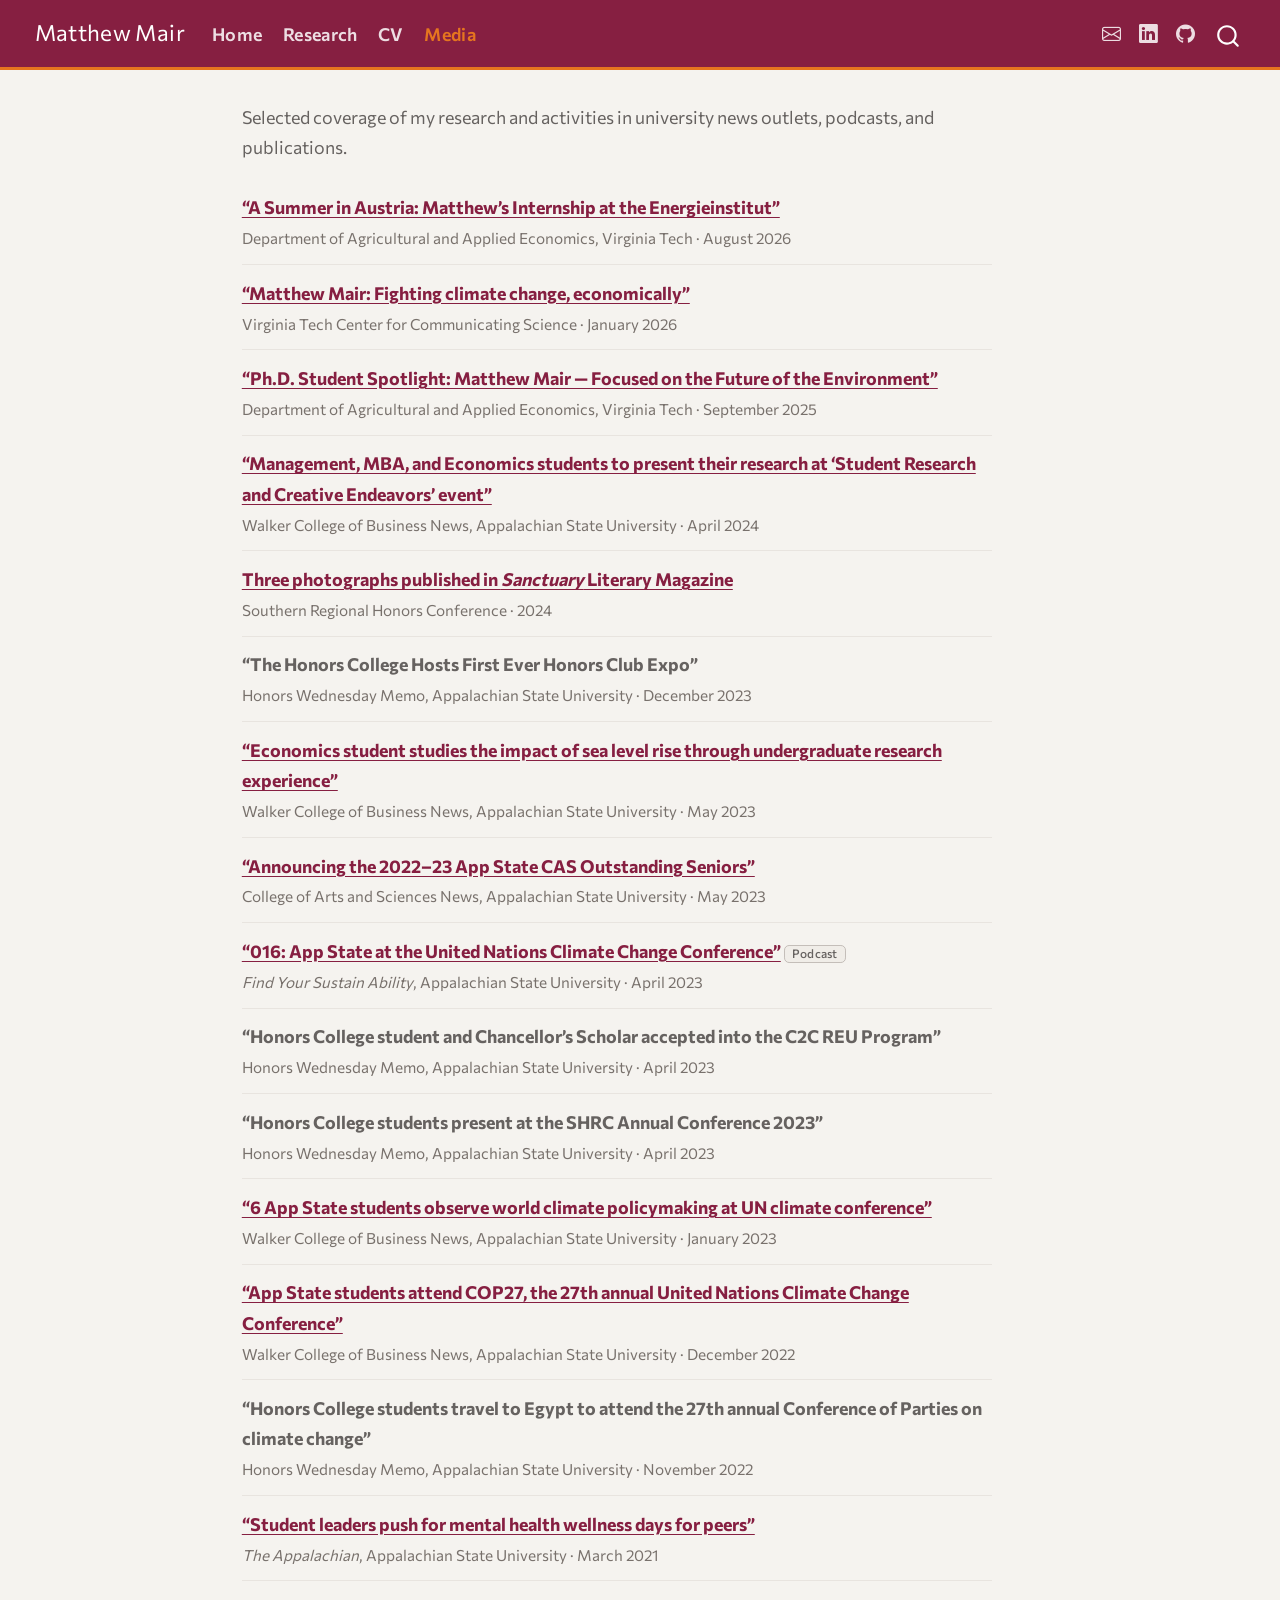
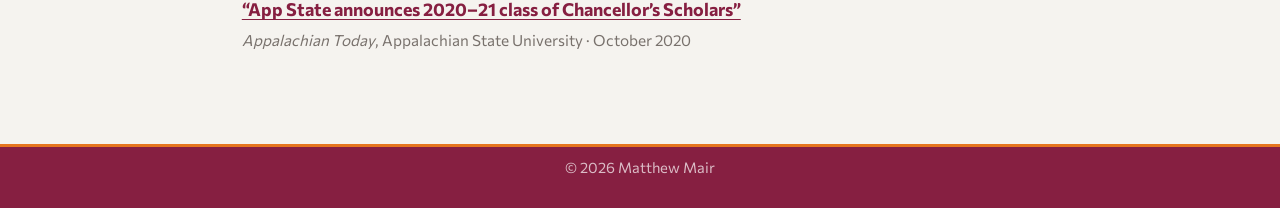
<file: docs/media.html>
<!DOCTYPE html>
<html xmlns="http://www.w3.org/1999/xhtml" lang="en" xml:lang="en"><head>

<meta charset="utf-8">
<meta name="generator" content="quarto-1.8.25">

<meta name="viewport" content="width=device-width, initial-scale=1.0, user-scalable=yes">


<title>Media – Matthew Mair</title>
<style>
code{white-space: pre-wrap;}
span.smallcaps{font-variant: small-caps;}
div.columns{display: flex; gap: min(4vw, 1.5em);}
div.column{flex: auto; overflow-x: auto;}
div.hanging-indent{margin-left: 1.5em; text-indent: -1.5em;}
ul.task-list{list-style: none;}
ul.task-list li input[type="checkbox"] {
  width: 0.8em;
  margin: 0 0.8em 0.2em -1em; /* quarto-specific, see https://github.com/quarto-dev/quarto-cli/issues/4556 */ 
  vertical-align: middle;
}
</style>


<script src="site_libs/quarto-nav/quarto-nav.js"></script>
<script src="site_libs/quarto-nav/headroom.min.js"></script>
<script src="site_libs/clipboard/clipboard.min.js"></script>
<script src="site_libs/quarto-search/autocomplete.umd.js"></script>
<script src="site_libs/quarto-search/fuse.min.js"></script>
<script src="site_libs/quarto-search/quarto-search.js"></script>
<meta name="quarto:offset" content="./">
<link href="./favicon.svg" rel="icon" type="image/svg+xml">
<script src="site_libs/quarto-html/quarto.js" type="module"></script>
<script src="site_libs/quarto-html/tabsets/tabsets.js" type="module"></script>
<script src="site_libs/quarto-html/axe/axe-check.js" type="module"></script>
<script src="site_libs/quarto-html/popper.min.js"></script>
<script src="site_libs/quarto-html/tippy.umd.min.js"></script>
<script src="site_libs/quarto-html/anchor.min.js"></script>
<link href="site_libs/quarto-html/tippy.css" rel="stylesheet">
<link href="site_libs/quarto-html/quarto-syntax-highlighting-7b89279ff1a6dce999919e0e67d4d9ec.css" rel="stylesheet" id="quarto-text-highlighting-styles">
<script src="site_libs/bootstrap/bootstrap.min.js"></script>
<link href="site_libs/bootstrap/bootstrap-icons.css" rel="stylesheet">
<link href="site_libs/bootstrap/bootstrap-711e7c644fa7c693e1494b84b1975627.min.css" rel="stylesheet" append-hash="true" id="quarto-bootstrap" data-mode="light">
<script id="quarto-search-options" type="application/json">{
  "location": "navbar",
  "copy-button": false,
  "collapse-after": 3,
  "panel-placement": "end",
  "type": "overlay",
  "limit": 50,
  "keyboard-shortcut": [
    "f",
    "/",
    "s"
  ],
  "show-item-context": false,
  "language": {
    "search-no-results-text": "No results",
    "search-matching-documents-text": "matching documents",
    "search-copy-link-title": "Copy link to search",
    "search-hide-matches-text": "Hide additional matches",
    "search-more-match-text": "more match in this document",
    "search-more-matches-text": "more matches in this document",
    "search-clear-button-title": "Clear",
    "search-text-placeholder": "",
    "search-detached-cancel-button-title": "Cancel",
    "search-submit-button-title": "Submit",
    "search-label": "Search"
  }
}</script>


<link rel="stylesheet" href="styles.css">
</head>

<body class="nav-fixed fullcontent quarto-light">

<div id="quarto-search-results"></div>
  <header id="quarto-header" class="headroom fixed-top">
    <nav class="navbar navbar-expand-lg " data-bs-theme="dark">
      <div class="navbar-container container-fluid">
      <div class="navbar-brand-container mx-auto">
    <a href="./index.html" class="navbar-brand navbar-brand-logo">
    </a>
    <a class="navbar-brand" href="./index.html">
    <span class="navbar-title">Matthew Mair</span>
    </a>
  </div>
            <div id="quarto-search" class="" title="Search"></div>
          <button class="navbar-toggler" type="button" data-bs-toggle="collapse" data-bs-target="#navbarCollapse" aria-controls="navbarCollapse" role="menu" aria-expanded="false" aria-label="Toggle navigation" onclick="if (window.quartoToggleHeadroom) { window.quartoToggleHeadroom(); }">
  <span class="navbar-toggler-icon"></span>
</button>
          <div class="collapse navbar-collapse" id="navbarCollapse">
            <ul class="navbar-nav navbar-nav-scroll me-auto">
  <li class="nav-item">
    <a class="nav-link" href="./index.html"> 
<span class="menu-text">Home</span></a>
  </li>  
  <li class="nav-item">
    <a class="nav-link" href="./research.html"> 
<span class="menu-text">Research</span></a>
  </li>  
  <li class="nav-item">
    <a class="nav-link" href="./cv.html"> 
<span class="menu-text">CV</span></a>
  </li>  
  <li class="nav-item">
    <a class="nav-link active" href="./media.html" aria-current="page"> 
<span class="menu-text">Media</span></a>
  </li>  
</ul>
            <ul class="navbar-nav navbar-nav-scroll ms-auto">
  <li class="nav-item compact">
    <a class="nav-link" href="mailto:mairmc@vt.edu"> <i class="bi bi-envelope" role="img">
</i> 
<span class="menu-text"></span></a>
  </li>  
  <li class="nav-item compact">
    <a class="nav-link" href="https://www.linkedin.com/in/matthew-mair-95823221a/"> <i class="bi bi-linkedin" role="img">
</i> 
<span class="menu-text"></span></a>
  </li>  
  <li class="nav-item compact">
    <a class="nav-link" href="https://github.com/MatthewMair42"> <i class="bi bi-github" role="img">
</i> 
<span class="menu-text"></span></a>
  </li>  
</ul>
          </div> <!-- /navcollapse -->
            <div class="quarto-navbar-tools">
</div>
      </div> <!-- /container-fluid -->
    </nav>
</header>
<!-- content -->
<div id="quarto-content" class="quarto-container page-columns page-rows-contents page-layout-article page-navbar">
<!-- sidebar -->
<!-- margin-sidebar -->
    
<!-- main -->
<main class="content" id="quarto-document-content">

<header id="title-block-header" class="quarto-title-block default">
<div class="quarto-title">
<h1 class="title">Media</h1>
</div>



<div class="quarto-title-meta">

    
  
    
  </div>
  


</header>


<p>Selected coverage of my research and activities in university news outlets, podcasts, and publications.</p>
<div class="media-list">
<div class="media-item">
<p><a href="https://aaec.vt.edu/news/articles/mair-2026.html"><strong>“A Summer in Austria: Matthew’s Internship at the Energieinstitut”</strong></a> <span class="outlet">Department of Agricultural and Applied Economics, Virginia Tech · August 2026</span></p>
</div>
<div class="media-item">
<p><a href="https://communicatingscience.isce.vt.edu/research-stories/Matthew_Mair.html"><strong>“Matthew Mair: Fighting climate change, economically”</strong></a> <span class="outlet">Virginia Tech Center for Communicating Science · January 2026</span></p>
</div>
<div class="media-item">
<p><a href="https://aaec.vt.edu/news/articles/mair.html"><strong>“Ph.D.&nbsp;Student Spotlight: Matthew Mair — Focused on the Future of the Environment”</strong></a> <span class="outlet">Department of Agricultural and Applied Economics, Virginia Tech · September 2025</span></p>
</div>
<div class="media-item">
<p><a href="https://business.appstate.edu/news/management-mba-and-economics-students-present-their-research-student-research-and-creative"><strong>“Management, MBA, and Economics students to present their research at ‘Student Research and Creative Endeavors’ event”</strong></a> <span class="outlet">Walker College of Business News, Appalachian State University · April 2024</span></p>
</div>
<div class="media-item">
<p><a href="https://www.srhconline.org/publications"><strong>Three photographs published in <em>Sanctuary</em> Literary Magazine</strong></a> <span class="outlet">Southern Regional Honors Conference · 2024</span></p>
</div>
<div class="media-item">
<p><strong>“The Honors College Hosts First Ever Honors Club Expo”</strong> <span class="outlet">Honors Wednesday Memo, Appalachian State University · December 2023</span></p>
</div>
<div class="media-item">
<p><a href="https://business.appstate.edu/news/economics-student-works-affect-sea-level-rise"><strong>“Economics student studies the impact of sea level rise through undergraduate research experience”</strong></a> <span class="outlet">Walker College of Business News, Appalachian State University · May 2023</span></p>
</div>
<div class="media-item">
<p><a href="https://cas.appstate.edu/news/announcing-2022-23-app-state-cas-outstanding-seniors"><strong>“Announcing the 2022–23 App State CAS Outstanding Seniors”</strong></a> <span class="outlet">College of Arts and Sciences News, Appalachian State University · May 2023</span></p>
</div>
<div class="media-item">
<p><a href="https://sustain.podcasts.appstate.edu/e/016-app-state-at-the-united-nations-climate-change-conference/"><strong>“016: App State at the United Nations Climate Change Conference”</strong></a> <span class="badge badge-media">Podcast</span> <span class="outlet"><em>Find Your Sustain Ability</em>, Appalachian State University · April 2023</span></p>
</div>
<div class="media-item">
<p><strong>“Honors College student and Chancellor’s Scholar accepted into the C2C REU Program”</strong> <span class="outlet">Honors Wednesday Memo, Appalachian State University · April 2023</span></p>
</div>
<div class="media-item">
<p><strong>“Honors College students present at the SHRC Annual Conference 2023”</strong> <span class="outlet">Honors Wednesday Memo, Appalachian State University · April 2023</span></p>
</div>
<div class="media-item">
<p><a href="https://today.appstate.edu/2023/01/23/cop27"><strong>“6 App State students observe world climate policymaking at UN climate conference”</strong></a> <span class="outlet">Walker College of Business News, Appalachian State University · January 2023</span></p>
</div>
<div class="media-item">
<p><a href="https://business.appstate.edu/news/app-state-students-attend-cop27-27th-annual-united-nations-climate-change-conference"><strong>“App State students attend COP27, the 27th annual United Nations Climate Change Conference”</strong></a> <span class="outlet">Walker College of Business News, Appalachian State University · December 2022</span></p>
</div>
<div class="media-item">
<p><strong>“Honors College students travel to Egypt to attend the 27th annual Conference of Parties on climate change”</strong> <span class="outlet">Honors Wednesday Memo, Appalachian State University · November 2022</span></p>
</div>
<div class="media-item">
<p><a href="https://theappalachianonline.com/student-leaders-push-for-mental-health-wellness-days-for-peers/"><strong>“Student leaders push for mental health wellness days for peers”</strong></a> <span class="outlet"><em>The Appalachian</em>, Appalachian State University · March 2021</span></p>
</div>
<div class="media-item">
<p><a href="https://today.appstate.edu/2020/10/09/chancellors-scholars"><strong>“App State announces 2020–21 class of Chancellor’s Scholars”</strong></a> <span class="outlet"><em>Appalachian Today</em>, Appalachian State University · October 2020</span></p>
</div>
</div>



</main> <!-- /main -->
<script id="quarto-html-after-body" type="application/javascript">
  window.document.addEventListener("DOMContentLoaded", function (event) {
    const icon = "";
    const anchorJS = new window.AnchorJS();
    anchorJS.options = {
      placement: 'right',
      icon: icon
    };
    anchorJS.add('.anchored');
    const isCodeAnnotation = (el) => {
      for (const clz of el.classList) {
        if (clz.startsWith('code-annotation-')) {                     
          return true;
        }
      }
      return false;
    }
    const onCopySuccess = function(e) {
      // button target
      const button = e.trigger;
      // don't keep focus
      button.blur();
      // flash "checked"
      button.classList.add('code-copy-button-checked');
      var currentTitle = button.getAttribute("title");
      button.setAttribute("title", "Copied!");
      let tooltip;
      if (window.bootstrap) {
        button.setAttribute("data-bs-toggle", "tooltip");
        button.setAttribute("data-bs-placement", "left");
        button.setAttribute("data-bs-title", "Copied!");
        tooltip = new bootstrap.Tooltip(button, 
          { trigger: "manual", 
            customClass: "code-copy-button-tooltip",
            offset: [0, -8]});
        tooltip.show();    
      }
      setTimeout(function() {
        if (tooltip) {
          tooltip.hide();
          button.removeAttribute("data-bs-title");
          button.removeAttribute("data-bs-toggle");
          button.removeAttribute("data-bs-placement");
        }
        button.setAttribute("title", currentTitle);
        button.classList.remove('code-copy-button-checked');
      }, 1000);
      // clear code selection
      e.clearSelection();
    }
    const getTextToCopy = function(trigger) {
      const outerScaffold = trigger.parentElement.cloneNode(true);
      const codeEl = outerScaffold.querySelector('code');
      for (const childEl of codeEl.children) {
        if (isCodeAnnotation(childEl)) {
          childEl.remove();
        }
      }
      return codeEl.innerText;
    }
    const clipboard = new window.ClipboardJS('.code-copy-button:not([data-in-quarto-modal])', {
      text: getTextToCopy
    });
    clipboard.on('success', onCopySuccess);
    if (window.document.getElementById('quarto-embedded-source-code-modal')) {
      const clipboardModal = new window.ClipboardJS('.code-copy-button[data-in-quarto-modal]', {
        text: getTextToCopy,
        container: window.document.getElementById('quarto-embedded-source-code-modal')
      });
      clipboardModal.on('success', onCopySuccess);
    }
      var localhostRegex = new RegExp(/^(?:http|https):\/\/localhost\:?[0-9]*\//);
      var mailtoRegex = new RegExp(/^mailto:/);
        var filterRegex = new RegExp('/' + window.location.host + '/');
      var isInternal = (href) => {
          return filterRegex.test(href) || localhostRegex.test(href) || mailtoRegex.test(href);
      }
      // Inspect non-navigation links and adorn them if external
     var links = window.document.querySelectorAll('a[href]:not(.nav-link):not(.navbar-brand):not(.toc-action):not(.sidebar-link):not(.sidebar-item-toggle):not(.pagination-link):not(.no-external):not([aria-hidden]):not(.dropdown-item):not(.quarto-navigation-tool):not(.about-link)');
      for (var i=0; i<links.length; i++) {
        const link = links[i];
        if (!isInternal(link.href)) {
          // undo the damage that might have been done by quarto-nav.js in the case of
          // links that we want to consider external
          if (link.dataset.originalHref !== undefined) {
            link.href = link.dataset.originalHref;
          }
        }
      }
    function tippyHover(el, contentFn, onTriggerFn, onUntriggerFn) {
      const config = {
        allowHTML: true,
        maxWidth: 500,
        delay: 100,
        arrow: false,
        appendTo: function(el) {
            return el.parentElement;
        },
        interactive: true,
        interactiveBorder: 10,
        theme: 'quarto',
        placement: 'bottom-start',
      };
      if (contentFn) {
        config.content = contentFn;
      }
      if (onTriggerFn) {
        config.onTrigger = onTriggerFn;
      }
      if (onUntriggerFn) {
        config.onUntrigger = onUntriggerFn;
      }
      window.tippy(el, config); 
    }
    const noterefs = window.document.querySelectorAll('a[role="doc-noteref"]');
    for (var i=0; i<noterefs.length; i++) {
      const ref = noterefs[i];
      tippyHover(ref, function() {
        // use id or data attribute instead here
        let href = ref.getAttribute('data-footnote-href') || ref.getAttribute('href');
        try { href = new URL(href).hash; } catch {}
        const id = href.replace(/^#\/?/, "");
        const note = window.document.getElementById(id);
        if (note) {
          return note.innerHTML;
        } else {
          return "";
        }
      });
    }
    const xrefs = window.document.querySelectorAll('a.quarto-xref');
    const processXRef = (id, note) => {
      // Strip column container classes
      const stripColumnClz = (el) => {
        el.classList.remove("page-full", "page-columns");
        if (el.children) {
          for (const child of el.children) {
            stripColumnClz(child);
          }
        }
      }
      stripColumnClz(note)
      if (id === null || id.startsWith('sec-')) {
        // Special case sections, only their first couple elements
        const container = document.createElement("div");
        if (note.children && note.children.length > 2) {
          container.appendChild(note.children[0].cloneNode(true));
          for (let i = 1; i < note.children.length; i++) {
            const child = note.children[i];
            if (child.tagName === "P" && child.innerText === "") {
              continue;
            } else {
              container.appendChild(child.cloneNode(true));
              break;
            }
          }
          if (window.Quarto?.typesetMath) {
            window.Quarto.typesetMath(container);
          }
          return container.innerHTML
        } else {
          if (window.Quarto?.typesetMath) {
            window.Quarto.typesetMath(note);
          }
          return note.innerHTML;
        }
      } else {
        // Remove any anchor links if they are present
        const anchorLink = note.querySelector('a.anchorjs-link');
        if (anchorLink) {
          anchorLink.remove();
        }
        if (window.Quarto?.typesetMath) {
          window.Quarto.typesetMath(note);
        }
        if (note.classList.contains("callout")) {
          return note.outerHTML;
        } else {
          return note.innerHTML;
        }
      }
    }
    for (var i=0; i<xrefs.length; i++) {
      const xref = xrefs[i];
      tippyHover(xref, undefined, function(instance) {
        instance.disable();
        let url = xref.getAttribute('href');
        let hash = undefined; 
        if (url.startsWith('#')) {
          hash = url;
        } else {
          try { hash = new URL(url).hash; } catch {}
        }
        if (hash) {
          const id = hash.replace(/^#\/?/, "");
          const note = window.document.getElementById(id);
          if (note !== null) {
            try {
              const html = processXRef(id, note.cloneNode(true));
              instance.setContent(html);
            } finally {
              instance.enable();
              instance.show();
            }
          } else {
            // See if we can fetch this
            fetch(url.split('#')[0])
            .then(res => res.text())
            .then(html => {
              const parser = new DOMParser();
              const htmlDoc = parser.parseFromString(html, "text/html");
              const note = htmlDoc.getElementById(id);
              if (note !== null) {
                const html = processXRef(id, note);
                instance.setContent(html);
              } 
            }).finally(() => {
              instance.enable();
              instance.show();
            });
          }
        } else {
          // See if we can fetch a full url (with no hash to target)
          // This is a special case and we should probably do some content thinning / targeting
          fetch(url)
          .then(res => res.text())
          .then(html => {
            const parser = new DOMParser();
            const htmlDoc = parser.parseFromString(html, "text/html");
            const note = htmlDoc.querySelector('main.content');
            if (note !== null) {
              // This should only happen for chapter cross references
              // (since there is no id in the URL)
              // remove the first header
              if (note.children.length > 0 && note.children[0].tagName === "HEADER") {
                note.children[0].remove();
              }
              const html = processXRef(null, note);
              instance.setContent(html);
            } 
          }).finally(() => {
            instance.enable();
            instance.show();
          });
        }
      }, function(instance) {
      });
    }
        let selectedAnnoteEl;
        const selectorForAnnotation = ( cell, annotation) => {
          let cellAttr = 'data-code-cell="' + cell + '"';
          let lineAttr = 'data-code-annotation="' +  annotation + '"';
          const selector = 'span[' + cellAttr + '][' + lineAttr + ']';
          return selector;
        }
        const selectCodeLines = (annoteEl) => {
          const doc = window.document;
          const targetCell = annoteEl.getAttribute("data-target-cell");
          const targetAnnotation = annoteEl.getAttribute("data-target-annotation");
          const annoteSpan = window.document.querySelector(selectorForAnnotation(targetCell, targetAnnotation));
          const lines = annoteSpan.getAttribute("data-code-lines").split(",");
          const lineIds = lines.map((line) => {
            return targetCell + "-" + line;
          })
          let top = null;
          let height = null;
          let parent = null;
          if (lineIds.length > 0) {
              //compute the position of the single el (top and bottom and make a div)
              const el = window.document.getElementById(lineIds[0]);
              top = el.offsetTop;
              height = el.offsetHeight;
              parent = el.parentElement.parentElement;
            if (lineIds.length > 1) {
              const lastEl = window.document.getElementById(lineIds[lineIds.length - 1]);
              const bottom = lastEl.offsetTop + lastEl.offsetHeight;
              height = bottom - top;
            }
            if (top !== null && height !== null && parent !== null) {
              // cook up a div (if necessary) and position it 
              let div = window.document.getElementById("code-annotation-line-highlight");
              if (div === null) {
                div = window.document.createElement("div");
                div.setAttribute("id", "code-annotation-line-highlight");
                div.style.position = 'absolute';
                parent.appendChild(div);
              }
              div.style.top = top - 2 + "px";
              div.style.height = height + 4 + "px";
              div.style.left = 0;
              let gutterDiv = window.document.getElementById("code-annotation-line-highlight-gutter");
              if (gutterDiv === null) {
                gutterDiv = window.document.createElement("div");
                gutterDiv.setAttribute("id", "code-annotation-line-highlight-gutter");
                gutterDiv.style.position = 'absolute';
                const codeCell = window.document.getElementById(targetCell);
                const gutter = codeCell.querySelector('.code-annotation-gutter');
                gutter.appendChild(gutterDiv);
              }
              gutterDiv.style.top = top - 2 + "px";
              gutterDiv.style.height = height + 4 + "px";
            }
            selectedAnnoteEl = annoteEl;
          }
        };
        const unselectCodeLines = () => {
          const elementsIds = ["code-annotation-line-highlight", "code-annotation-line-highlight-gutter"];
          elementsIds.forEach((elId) => {
            const div = window.document.getElementById(elId);
            if (div) {
              div.remove();
            }
          });
          selectedAnnoteEl = undefined;
        };
          // Handle positioning of the toggle
      window.addEventListener(
        "resize",
        throttle(() => {
          elRect = undefined;
          if (selectedAnnoteEl) {
            selectCodeLines(selectedAnnoteEl);
          }
        }, 10)
      );
      function throttle(fn, ms) {
      let throttle = false;
      let timer;
        return (...args) => {
          if(!throttle) { // first call gets through
              fn.apply(this, args);
              throttle = true;
          } else { // all the others get throttled
              if(timer) clearTimeout(timer); // cancel #2
              timer = setTimeout(() => {
                fn.apply(this, args);
                timer = throttle = false;
              }, ms);
          }
        };
      }
        // Attach click handler to the DT
        const annoteDls = window.document.querySelectorAll('dt[data-target-cell]');
        for (const annoteDlNode of annoteDls) {
          annoteDlNode.addEventListener('click', (event) => {
            const clickedEl = event.target;
            if (clickedEl !== selectedAnnoteEl) {
              unselectCodeLines();
              const activeEl = window.document.querySelector('dt[data-target-cell].code-annotation-active');
              if (activeEl) {
                activeEl.classList.remove('code-annotation-active');
              }
              selectCodeLines(clickedEl);
              clickedEl.classList.add('code-annotation-active');
            } else {
              // Unselect the line
              unselectCodeLines();
              clickedEl.classList.remove('code-annotation-active');
            }
          });
        }
    const findCites = (el) => {
      const parentEl = el.parentElement;
      if (parentEl) {
        const cites = parentEl.dataset.cites;
        if (cites) {
          return {
            el,
            cites: cites.split(' ')
          };
        } else {
          return findCites(el.parentElement)
        }
      } else {
        return undefined;
      }
    };
    var bibliorefs = window.document.querySelectorAll('a[role="doc-biblioref"]');
    for (var i=0; i<bibliorefs.length; i++) {
      const ref = bibliorefs[i];
      const citeInfo = findCites(ref);
      if (citeInfo) {
        tippyHover(citeInfo.el, function() {
          var popup = window.document.createElement('div');
          citeInfo.cites.forEach(function(cite) {
            var citeDiv = window.document.createElement('div');
            citeDiv.classList.add('hanging-indent');
            citeDiv.classList.add('csl-entry');
            var biblioDiv = window.document.getElementById('ref-' + cite);
            if (biblioDiv) {
              citeDiv.innerHTML = biblioDiv.innerHTML;
            }
            popup.appendChild(citeDiv);
          });
          return popup.innerHTML;
        });
      }
    }
  });
  </script>
</div> <!-- /content -->
<footer class="footer">
  <div class="nav-footer">
    <div class="nav-footer-left">
      &nbsp;
    </div>   
    <div class="nav-footer-center">
<p>© 2026 Matthew Mair</p>
</div>
    <div class="nav-footer-right">
      &nbsp;
    </div>
  </div>
</footer>




</body></html>
</file>
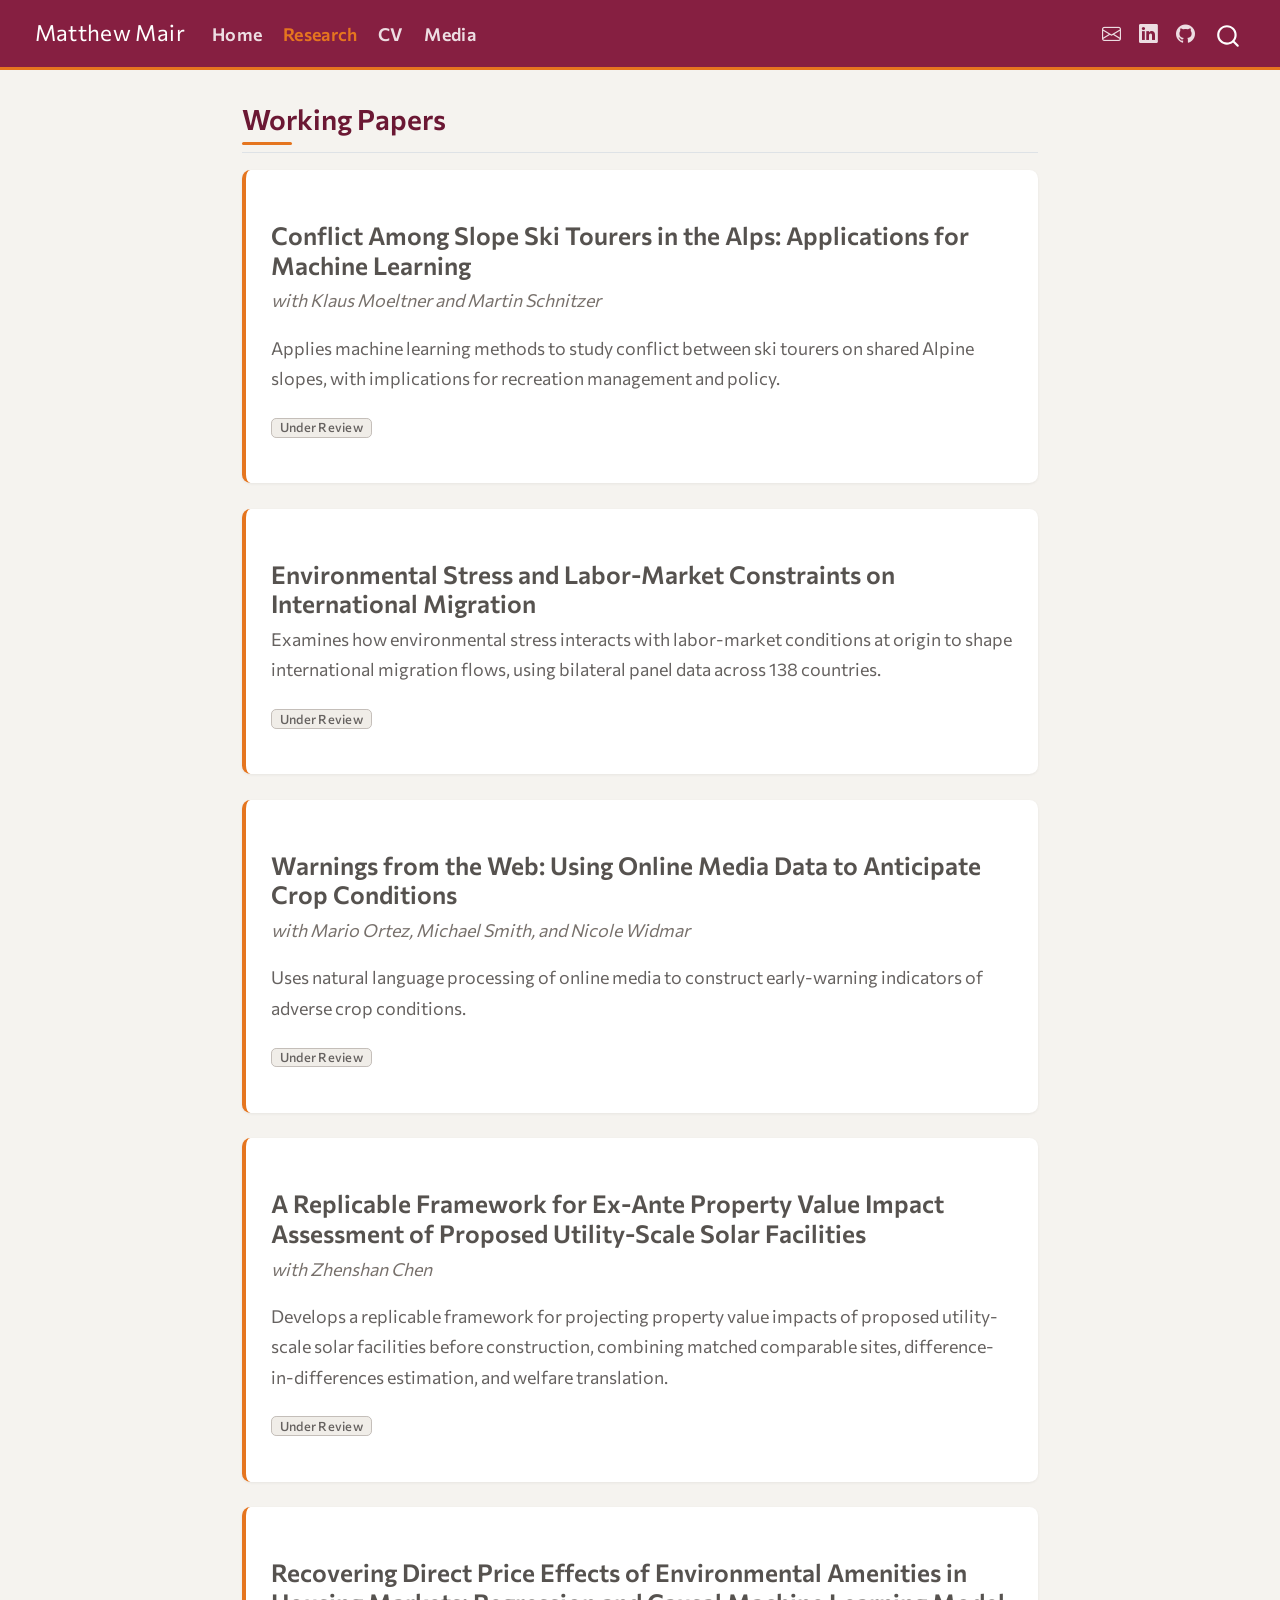
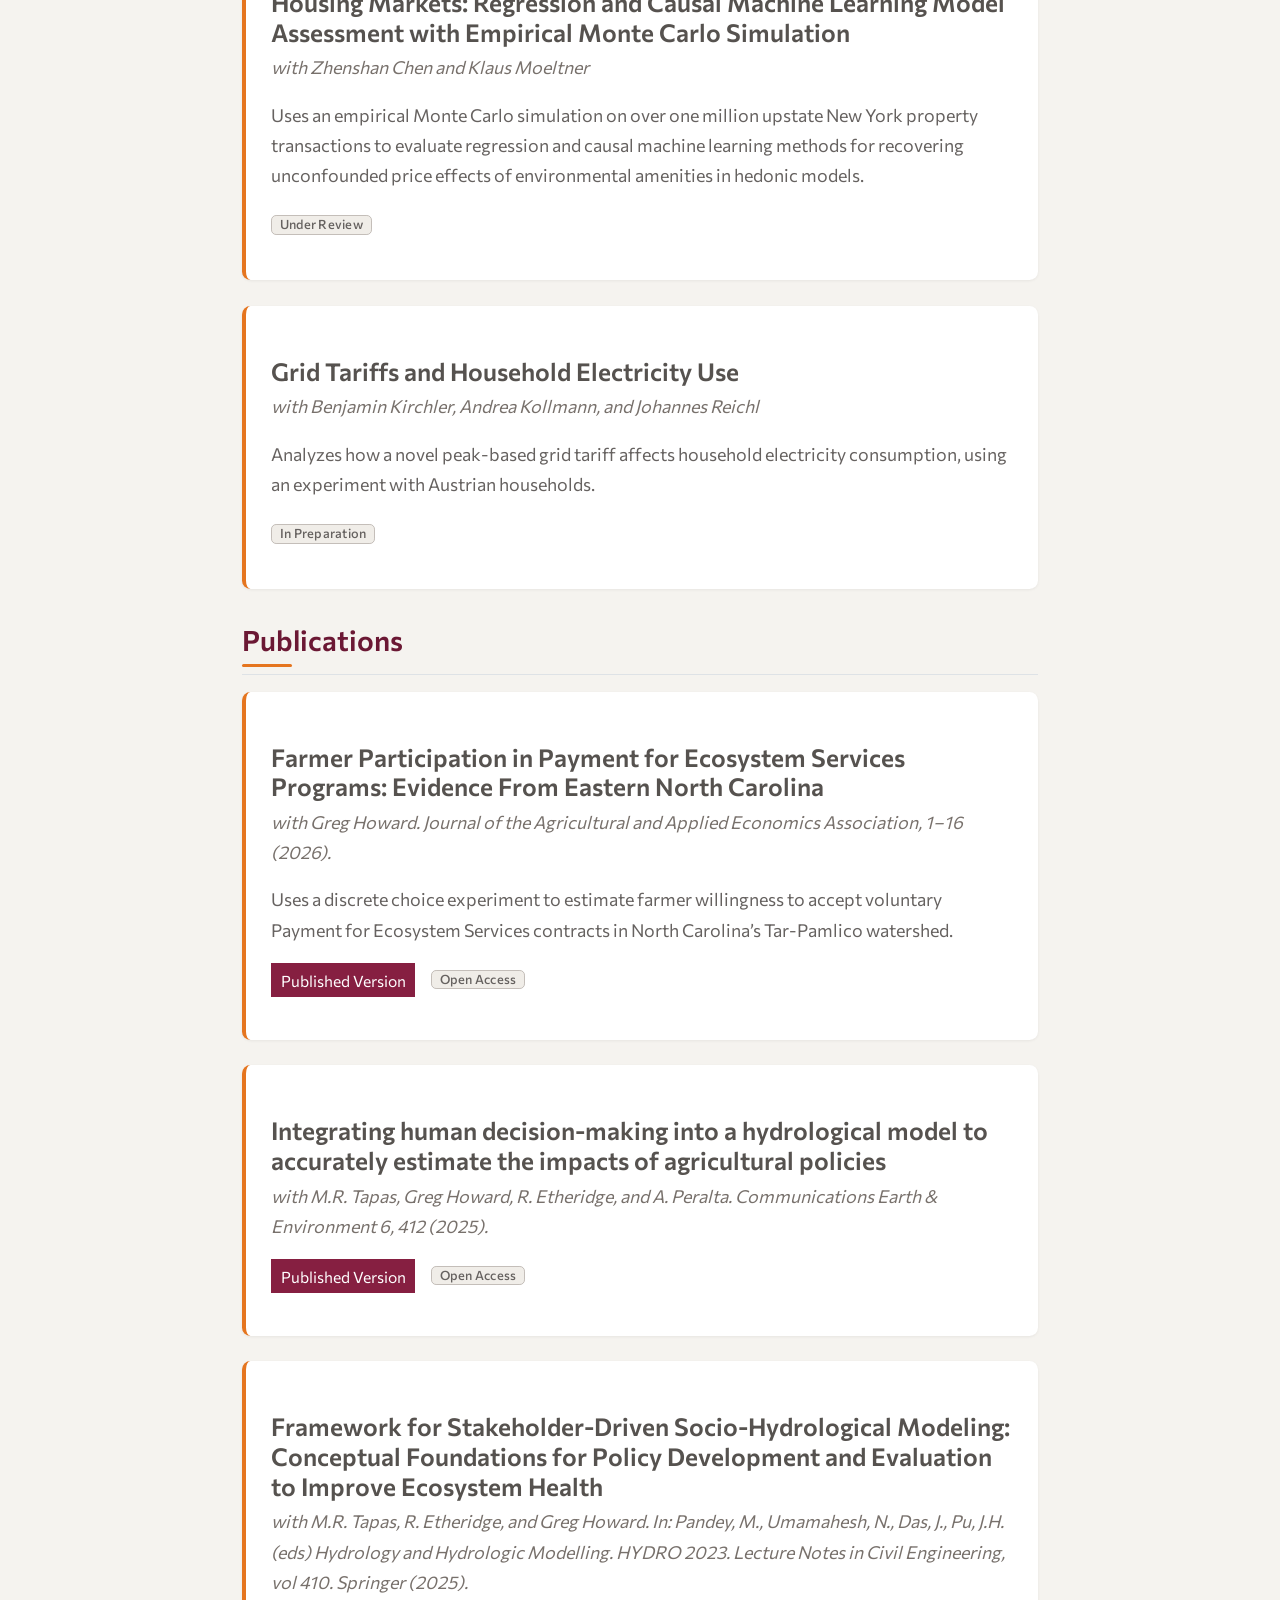
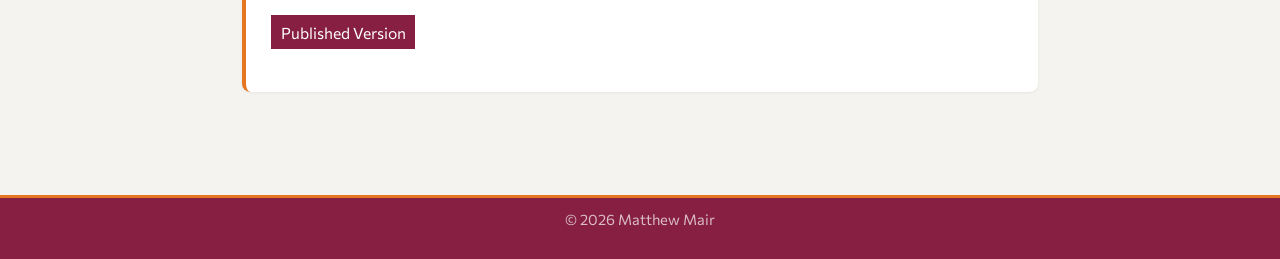
<file: docs/research.html>
<!DOCTYPE html>
<html xmlns="http://www.w3.org/1999/xhtml" lang="en" xml:lang="en"><head>

<meta charset="utf-8">
<meta name="generator" content="quarto-1.8.25">

<meta name="viewport" content="width=device-width, initial-scale=1.0, user-scalable=yes">


<title>Research – Matthew Mair</title>
<style>
code{white-space: pre-wrap;}
span.smallcaps{font-variant: small-caps;}
div.columns{display: flex; gap: min(4vw, 1.5em);}
div.column{flex: auto; overflow-x: auto;}
div.hanging-indent{margin-left: 1.5em; text-indent: -1.5em;}
ul.task-list{list-style: none;}
ul.task-list li input[type="checkbox"] {
  width: 0.8em;
  margin: 0 0.8em 0.2em -1em; /* quarto-specific, see https://github.com/quarto-dev/quarto-cli/issues/4556 */ 
  vertical-align: middle;
}
</style>


<script src="site_libs/quarto-nav/quarto-nav.js"></script>
<script src="site_libs/quarto-nav/headroom.min.js"></script>
<script src="site_libs/clipboard/clipboard.min.js"></script>
<script src="site_libs/quarto-search/autocomplete.umd.js"></script>
<script src="site_libs/quarto-search/fuse.min.js"></script>
<script src="site_libs/quarto-search/quarto-search.js"></script>
<meta name="quarto:offset" content="./">
<link href="./favicon.svg" rel="icon" type="image/svg+xml">
<script src="site_libs/quarto-html/quarto.js" type="module"></script>
<script src="site_libs/quarto-html/tabsets/tabsets.js" type="module"></script>
<script src="site_libs/quarto-html/axe/axe-check.js" type="module"></script>
<script src="site_libs/quarto-html/popper.min.js"></script>
<script src="site_libs/quarto-html/tippy.umd.min.js"></script>
<script src="site_libs/quarto-html/anchor.min.js"></script>
<link href="site_libs/quarto-html/tippy.css" rel="stylesheet">
<link href="site_libs/quarto-html/quarto-syntax-highlighting-7b89279ff1a6dce999919e0e67d4d9ec.css" rel="stylesheet" id="quarto-text-highlighting-styles">
<script src="site_libs/bootstrap/bootstrap.min.js"></script>
<link href="site_libs/bootstrap/bootstrap-icons.css" rel="stylesheet">
<link href="site_libs/bootstrap/bootstrap-711e7c644fa7c693e1494b84b1975627.min.css" rel="stylesheet" append-hash="true" id="quarto-bootstrap" data-mode="light">
<script id="quarto-search-options" type="application/json">{
  "location": "navbar",
  "copy-button": false,
  "collapse-after": 3,
  "panel-placement": "end",
  "type": "overlay",
  "limit": 50,
  "keyboard-shortcut": [
    "f",
    "/",
    "s"
  ],
  "show-item-context": false,
  "language": {
    "search-no-results-text": "No results",
    "search-matching-documents-text": "matching documents",
    "search-copy-link-title": "Copy link to search",
    "search-hide-matches-text": "Hide additional matches",
    "search-more-match-text": "more match in this document",
    "search-more-matches-text": "more matches in this document",
    "search-clear-button-title": "Clear",
    "search-text-placeholder": "",
    "search-detached-cancel-button-title": "Cancel",
    "search-submit-button-title": "Submit",
    "search-label": "Search"
  }
}</script>


<link rel="stylesheet" href="styles.css">
</head>

<body class="nav-fixed fullcontent quarto-light">

<div id="quarto-search-results"></div>
  <header id="quarto-header" class="headroom fixed-top">
    <nav class="navbar navbar-expand-lg " data-bs-theme="dark">
      <div class="navbar-container container-fluid">
      <div class="navbar-brand-container mx-auto">
    <a href="./index.html" class="navbar-brand navbar-brand-logo">
    </a>
    <a class="navbar-brand" href="./index.html">
    <span class="navbar-title">Matthew Mair</span>
    </a>
  </div>
            <div id="quarto-search" class="" title="Search"></div>
          <button class="navbar-toggler" type="button" data-bs-toggle="collapse" data-bs-target="#navbarCollapse" aria-controls="navbarCollapse" role="menu" aria-expanded="false" aria-label="Toggle navigation" onclick="if (window.quartoToggleHeadroom) { window.quartoToggleHeadroom(); }">
  <span class="navbar-toggler-icon"></span>
</button>
          <div class="collapse navbar-collapse" id="navbarCollapse">
            <ul class="navbar-nav navbar-nav-scroll me-auto">
  <li class="nav-item">
    <a class="nav-link" href="./index.html"> 
<span class="menu-text">Home</span></a>
  </li>  
  <li class="nav-item">
    <a class="nav-link active" href="./research.html" aria-current="page"> 
<span class="menu-text">Research</span></a>
  </li>  
  <li class="nav-item">
    <a class="nav-link" href="./cv.html"> 
<span class="menu-text">CV</span></a>
  </li>  
  <li class="nav-item">
    <a class="nav-link" href="./media.html"> 
<span class="menu-text">Media</span></a>
  </li>  
</ul>
            <ul class="navbar-nav navbar-nav-scroll ms-auto">
  <li class="nav-item compact">
    <a class="nav-link" href="mailto:mairmc@vt.edu"> <i class="bi bi-envelope" role="img">
</i> 
<span class="menu-text"></span></a>
  </li>  
  <li class="nav-item compact">
    <a class="nav-link" href="https://www.linkedin.com/in/matthew-mair-95823221a/"> <i class="bi bi-linkedin" role="img">
</i> 
<span class="menu-text"></span></a>
  </li>  
  <li class="nav-item compact">
    <a class="nav-link" href="https://github.com/MatthewMair42"> <i class="bi bi-github" role="img">
</i> 
<span class="menu-text"></span></a>
  </li>  
</ul>
          </div> <!-- /navcollapse -->
            <div class="quarto-navbar-tools">
</div>
      </div> <!-- /container-fluid -->
    </nav>
</header>
<!-- content -->
<div id="quarto-content" class="quarto-container page-columns page-rows-contents page-layout-article page-navbar">
<!-- sidebar -->
<!-- margin-sidebar -->
    
<!-- main -->
<main class="content" id="quarto-document-content">

<header id="title-block-header" class="quarto-title-block default">
<div class="quarto-title">
<h1 class="title">Research</h1>
</div>



<div class="quarto-title-meta">

    
  
    
  </div>
  


</header>


<section id="working-papers" class="level2">
<h2 class="anchored" data-anchor-id="working-papers">Working Papers</h2>
<section id="conflict-among-slope-ski-tourers-in-the-alps-applications-for-machine-learning" class="level3 paper">
<h3 class="anchored" data-anchor-id="conflict-among-slope-ski-tourers-in-the-alps-applications-for-machine-learning">Conflict Among Slope Ski Tourers in the Alps: Applications for Machine Learning</h3>
<div class="coauthors">
<p>with Klaus Moeltner and Martin Schnitzer</p>
</div>
<p>Applies machine learning methods to study conflict between ski tourers on shared Alpine slopes, with implications for recreation management and policy.</p>
<div class="links">
<p><span class="badge badge-wp">Under Review</span></p>
</div>
</section>
<section id="environmental-stress-and-labor-market-constraints-on-international-migration" class="level3 paper">
<h3 class="anchored" data-anchor-id="environmental-stress-and-labor-market-constraints-on-international-migration">Environmental Stress and Labor-Market Constraints on International Migration</h3>
<p>Examines how environmental stress interacts with labor-market conditions at origin to shape international migration flows, using bilateral panel data across 138 countries.</p>
<div class="links">
<p><span class="badge badge-wp">Under Review</span></p>
</div>
</section>
<section id="warnings-from-the-web-using-online-media-data-to-anticipate-crop-conditions" class="level3 paper">
<h3 class="anchored" data-anchor-id="warnings-from-the-web-using-online-media-data-to-anticipate-crop-conditions">Warnings from the Web: Using Online Media Data to Anticipate Crop Conditions</h3>
<div class="coauthors">
<p>with Mario Ortez, Michael Smith, and Nicole Widmar</p>
</div>
<p>Uses natural language processing of online media to construct early-warning indicators of adverse crop conditions.</p>
<div class="links">
<p><span class="badge badge-wp">Under Review</span></p>
</div>
</section>
<section id="a-replicable-framework-for-ex-ante-property-value-impact-assessment-of-proposed-utility-scale-solar-facilities" class="level3 paper">
<h3 class="anchored" data-anchor-id="a-replicable-framework-for-ex-ante-property-value-impact-assessment-of-proposed-utility-scale-solar-facilities">A Replicable Framework for Ex-Ante Property Value Impact Assessment of Proposed Utility-Scale Solar Facilities</h3>
<div class="coauthors">
<p>with Zhenshan Chen</p>
</div>
<p>Develops a replicable framework for projecting property value impacts of proposed utility-scale solar facilities before construction, combining matched comparable sites, difference-in-differences estimation, and welfare translation.</p>
<div class="links">
<p><span class="badge badge-wp">Under Review</span></p>
</div>
</section>
<section id="recovering-direct-price-effects-of-environmental-amenities-in-housing-markets-regression-and-causal-machine-learning-model-assessment-with-empirical-monte-carlo-simulation" class="level3 paper">
<h3 class="anchored" data-anchor-id="recovering-direct-price-effects-of-environmental-amenities-in-housing-markets-regression-and-causal-machine-learning-model-assessment-with-empirical-monte-carlo-simulation">Recovering Direct Price Effects of Environmental Amenities in Housing Markets: Regression and Causal Machine Learning Model Assessment with Empirical Monte Carlo Simulation</h3>
<div class="coauthors">
<p>with Zhenshan Chen and Klaus Moeltner</p>
</div>
<p>Uses an empirical Monte Carlo simulation on over one million upstate New York property transactions to evaluate regression and causal machine learning methods for recovering unconfounded price effects of environmental amenities in hedonic models.</p>
<div class="links">
<p><span class="badge badge-wp">Under Review</span></p>
</div>
</section>
<section id="grid-tariffs-and-household-electricity-use" class="level3 paper">
<h3 class="anchored" data-anchor-id="grid-tariffs-and-household-electricity-use">Grid Tariffs and Household Electricity Use</h3>
<div class="coauthors">
<p>with Benjamin Kirchler, Andrea Kollmann, and Johannes Reichl</p>
</div>
<p>Analyzes how a novel peak-based grid tariff affects household electricity consumption, using an experiment with Austrian households.</p>
<div class="links">
<p><span class="badge badge-wp">In Preparation</span></p>
</div>
</section>
</section>
<section id="publications" class="level2">
<h2 class="anchored" data-anchor-id="publications">Publications</h2>
<section id="farmer-participation-in-payment-for-ecosystem-services-programs-evidence-from-eastern-north-carolina" class="level3 paper">
<h3 class="anchored" data-anchor-id="farmer-participation-in-payment-for-ecosystem-services-programs-evidence-from-eastern-north-carolina">Farmer Participation in Payment for Ecosystem Services Programs: Evidence From Eastern North Carolina</h3>
<div class="coauthors">
<p>with Greg Howard. <em>Journal of the Agricultural and Applied Economics Association</em>, 1–16 (2026).</p>
</div>
<p>Uses a discrete choice experiment to estimate farmer willingness to accept voluntary Payment for Ecosystem Services contracts in North Carolina’s Tar-Pamlico watershed.</p>
<div class="links">
<p><a href="https://doi.org/10.1002/jaa2.70056"><span class="btn btn-primary btn-sm">Published Version</span></a> <span class="badge badge-wp">Open Access</span></p>
</div>
</section>
<section id="integrating-human-decision-making-into-a-hydrological-model-to-accurately-estimate-the-impacts-of-agricultural-policies" class="level3 paper">
<h3 class="anchored" data-anchor-id="integrating-human-decision-making-into-a-hydrological-model-to-accurately-estimate-the-impacts-of-agricultural-policies">Integrating human decision-making into a hydrological model to accurately estimate the impacts of agricultural policies</h3>
<div class="coauthors">
<p>with M.R. Tapas, Greg Howard, R. Etheridge, and A. Peralta. <em>Communications Earth &amp; Environment</em> 6, 412 (2025).</p>
</div>
<div class="links">
<p><a href="https://doi.org/10.1038/s43247-025-02325-x"><span class="btn btn-primary btn-sm">Published Version</span></a> <span class="badge badge-wp">Open Access</span></p>
</div>
</section>
<section id="framework-for-stakeholder-driven-socio-hydrological-modeling-conceptual-foundations-for-policy-development-and-evaluation-to-improve-ecosystem-health" class="level3 paper">
<h3 class="anchored" data-anchor-id="framework-for-stakeholder-driven-socio-hydrological-modeling-conceptual-foundations-for-policy-development-and-evaluation-to-improve-ecosystem-health">Framework for Stakeholder-Driven Socio-Hydrological Modeling: Conceptual Foundations for Policy Development and Evaluation to Improve Ecosystem Health</h3>
<div class="coauthors">
<p>with M.R. Tapas, R. Etheridge, and Greg Howard. In: Pandey, M., Umamahesh, N., Das, J., Pu, J.H. (eds) <em>Hydrology and Hydrologic Modelling. HYDRO 2023. Lecture Notes in Civil Engineering</em>, vol 410. Springer (2025).</p>
</div>
<div class="links">
<p><a href="https://doi.org/10.1007/978-981-97-7474-6_42"><span class="btn btn-primary btn-sm">Published Version</span></a></p>
</div>
</section>


</section>

</main> <!-- /main -->
<script id="quarto-html-after-body" type="application/javascript">
  window.document.addEventListener("DOMContentLoaded", function (event) {
    const icon = "";
    const anchorJS = new window.AnchorJS();
    anchorJS.options = {
      placement: 'right',
      icon: icon
    };
    anchorJS.add('.anchored');
    const isCodeAnnotation = (el) => {
      for (const clz of el.classList) {
        if (clz.startsWith('code-annotation-')) {                     
          return true;
        }
      }
      return false;
    }
    const onCopySuccess = function(e) {
      // button target
      const button = e.trigger;
      // don't keep focus
      button.blur();
      // flash "checked"
      button.classList.add('code-copy-button-checked');
      var currentTitle = button.getAttribute("title");
      button.setAttribute("title", "Copied!");
      let tooltip;
      if (window.bootstrap) {
        button.setAttribute("data-bs-toggle", "tooltip");
        button.setAttribute("data-bs-placement", "left");
        button.setAttribute("data-bs-title", "Copied!");
        tooltip = new bootstrap.Tooltip(button, 
          { trigger: "manual", 
            customClass: "code-copy-button-tooltip",
            offset: [0, -8]});
        tooltip.show();    
      }
      setTimeout(function() {
        if (tooltip) {
          tooltip.hide();
          button.removeAttribute("data-bs-title");
          button.removeAttribute("data-bs-toggle");
          button.removeAttribute("data-bs-placement");
        }
        button.setAttribute("title", currentTitle);
        button.classList.remove('code-copy-button-checked');
      }, 1000);
      // clear code selection
      e.clearSelection();
    }
    const getTextToCopy = function(trigger) {
      const outerScaffold = trigger.parentElement.cloneNode(true);
      const codeEl = outerScaffold.querySelector('code');
      for (const childEl of codeEl.children) {
        if (isCodeAnnotation(childEl)) {
          childEl.remove();
        }
      }
      return codeEl.innerText;
    }
    const clipboard = new window.ClipboardJS('.code-copy-button:not([data-in-quarto-modal])', {
      text: getTextToCopy
    });
    clipboard.on('success', onCopySuccess);
    if (window.document.getElementById('quarto-embedded-source-code-modal')) {
      const clipboardModal = new window.ClipboardJS('.code-copy-button[data-in-quarto-modal]', {
        text: getTextToCopy,
        container: window.document.getElementById('quarto-embedded-source-code-modal')
      });
      clipboardModal.on('success', onCopySuccess);
    }
      var localhostRegex = new RegExp(/^(?:http|https):\/\/localhost\:?[0-9]*\//);
      var mailtoRegex = new RegExp(/^mailto:/);
        var filterRegex = new RegExp('/' + window.location.host + '/');
      var isInternal = (href) => {
          return filterRegex.test(href) || localhostRegex.test(href) || mailtoRegex.test(href);
      }
      // Inspect non-navigation links and adorn them if external
     var links = window.document.querySelectorAll('a[href]:not(.nav-link):not(.navbar-brand):not(.toc-action):not(.sidebar-link):not(.sidebar-item-toggle):not(.pagination-link):not(.no-external):not([aria-hidden]):not(.dropdown-item):not(.quarto-navigation-tool):not(.about-link)');
      for (var i=0; i<links.length; i++) {
        const link = links[i];
        if (!isInternal(link.href)) {
          // undo the damage that might have been done by quarto-nav.js in the case of
          // links that we want to consider external
          if (link.dataset.originalHref !== undefined) {
            link.href = link.dataset.originalHref;
          }
        }
      }
    function tippyHover(el, contentFn, onTriggerFn, onUntriggerFn) {
      const config = {
        allowHTML: true,
        maxWidth: 500,
        delay: 100,
        arrow: false,
        appendTo: function(el) {
            return el.parentElement;
        },
        interactive: true,
        interactiveBorder: 10,
        theme: 'quarto',
        placement: 'bottom-start',
      };
      if (contentFn) {
        config.content = contentFn;
      }
      if (onTriggerFn) {
        config.onTrigger = onTriggerFn;
      }
      if (onUntriggerFn) {
        config.onUntrigger = onUntriggerFn;
      }
      window.tippy(el, config); 
    }
    const noterefs = window.document.querySelectorAll('a[role="doc-noteref"]');
    for (var i=0; i<noterefs.length; i++) {
      const ref = noterefs[i];
      tippyHover(ref, function() {
        // use id or data attribute instead here
        let href = ref.getAttribute('data-footnote-href') || ref.getAttribute('href');
        try { href = new URL(href).hash; } catch {}
        const id = href.replace(/^#\/?/, "");
        const note = window.document.getElementById(id);
        if (note) {
          return note.innerHTML;
        } else {
          return "";
        }
      });
    }
    const xrefs = window.document.querySelectorAll('a.quarto-xref');
    const processXRef = (id, note) => {
      // Strip column container classes
      const stripColumnClz = (el) => {
        el.classList.remove("page-full", "page-columns");
        if (el.children) {
          for (const child of el.children) {
            stripColumnClz(child);
          }
        }
      }
      stripColumnClz(note)
      if (id === null || id.startsWith('sec-')) {
        // Special case sections, only their first couple elements
        const container = document.createElement("div");
        if (note.children && note.children.length > 2) {
          container.appendChild(note.children[0].cloneNode(true));
          for (let i = 1; i < note.children.length; i++) {
            const child = note.children[i];
            if (child.tagName === "P" && child.innerText === "") {
              continue;
            } else {
              container.appendChild(child.cloneNode(true));
              break;
            }
          }
          if (window.Quarto?.typesetMath) {
            window.Quarto.typesetMath(container);
          }
          return container.innerHTML
        } else {
          if (window.Quarto?.typesetMath) {
            window.Quarto.typesetMath(note);
          }
          return note.innerHTML;
        }
      } else {
        // Remove any anchor links if they are present
        const anchorLink = note.querySelector('a.anchorjs-link');
        if (anchorLink) {
          anchorLink.remove();
        }
        if (window.Quarto?.typesetMath) {
          window.Quarto.typesetMath(note);
        }
        if (note.classList.contains("callout")) {
          return note.outerHTML;
        } else {
          return note.innerHTML;
        }
      }
    }
    for (var i=0; i<xrefs.length; i++) {
      const xref = xrefs[i];
      tippyHover(xref, undefined, function(instance) {
        instance.disable();
        let url = xref.getAttribute('href');
        let hash = undefined; 
        if (url.startsWith('#')) {
          hash = url;
        } else {
          try { hash = new URL(url).hash; } catch {}
        }
        if (hash) {
          const id = hash.replace(/^#\/?/, "");
          const note = window.document.getElementById(id);
          if (note !== null) {
            try {
              const html = processXRef(id, note.cloneNode(true));
              instance.setContent(html);
            } finally {
              instance.enable();
              instance.show();
            }
          } else {
            // See if we can fetch this
            fetch(url.split('#')[0])
            .then(res => res.text())
            .then(html => {
              const parser = new DOMParser();
              const htmlDoc = parser.parseFromString(html, "text/html");
              const note = htmlDoc.getElementById(id);
              if (note !== null) {
                const html = processXRef(id, note);
                instance.setContent(html);
              } 
            }).finally(() => {
              instance.enable();
              instance.show();
            });
          }
        } else {
          // See if we can fetch a full url (with no hash to target)
          // This is a special case and we should probably do some content thinning / targeting
          fetch(url)
          .then(res => res.text())
          .then(html => {
            const parser = new DOMParser();
            const htmlDoc = parser.parseFromString(html, "text/html");
            const note = htmlDoc.querySelector('main.content');
            if (note !== null) {
              // This should only happen for chapter cross references
              // (since there is no id in the URL)
              // remove the first header
              if (note.children.length > 0 && note.children[0].tagName === "HEADER") {
                note.children[0].remove();
              }
              const html = processXRef(null, note);
              instance.setContent(html);
            } 
          }).finally(() => {
            instance.enable();
            instance.show();
          });
        }
      }, function(instance) {
      });
    }
        let selectedAnnoteEl;
        const selectorForAnnotation = ( cell, annotation) => {
          let cellAttr = 'data-code-cell="' + cell + '"';
          let lineAttr = 'data-code-annotation="' +  annotation + '"';
          const selector = 'span[' + cellAttr + '][' + lineAttr + ']';
          return selector;
        }
        const selectCodeLines = (annoteEl) => {
          const doc = window.document;
          const targetCell = annoteEl.getAttribute("data-target-cell");
          const targetAnnotation = annoteEl.getAttribute("data-target-annotation");
          const annoteSpan = window.document.querySelector(selectorForAnnotation(targetCell, targetAnnotation));
          const lines = annoteSpan.getAttribute("data-code-lines").split(",");
          const lineIds = lines.map((line) => {
            return targetCell + "-" + line;
          })
          let top = null;
          let height = null;
          let parent = null;
          if (lineIds.length > 0) {
              //compute the position of the single el (top and bottom and make a div)
              const el = window.document.getElementById(lineIds[0]);
              top = el.offsetTop;
              height = el.offsetHeight;
              parent = el.parentElement.parentElement;
            if (lineIds.length > 1) {
              const lastEl = window.document.getElementById(lineIds[lineIds.length - 1]);
              const bottom = lastEl.offsetTop + lastEl.offsetHeight;
              height = bottom - top;
            }
            if (top !== null && height !== null && parent !== null) {
              // cook up a div (if necessary) and position it 
              let div = window.document.getElementById("code-annotation-line-highlight");
              if (div === null) {
                div = window.document.createElement("div");
                div.setAttribute("id", "code-annotation-line-highlight");
                div.style.position = 'absolute';
                parent.appendChild(div);
              }
              div.style.top = top - 2 + "px";
              div.style.height = height + 4 + "px";
              div.style.left = 0;
              let gutterDiv = window.document.getElementById("code-annotation-line-highlight-gutter");
              if (gutterDiv === null) {
                gutterDiv = window.document.createElement("div");
                gutterDiv.setAttribute("id", "code-annotation-line-highlight-gutter");
                gutterDiv.style.position = 'absolute';
                const codeCell = window.document.getElementById(targetCell);
                const gutter = codeCell.querySelector('.code-annotation-gutter');
                gutter.appendChild(gutterDiv);
              }
              gutterDiv.style.top = top - 2 + "px";
              gutterDiv.style.height = height + 4 + "px";
            }
            selectedAnnoteEl = annoteEl;
          }
        };
        const unselectCodeLines = () => {
          const elementsIds = ["code-annotation-line-highlight", "code-annotation-line-highlight-gutter"];
          elementsIds.forEach((elId) => {
            const div = window.document.getElementById(elId);
            if (div) {
              div.remove();
            }
          });
          selectedAnnoteEl = undefined;
        };
          // Handle positioning of the toggle
      window.addEventListener(
        "resize",
        throttle(() => {
          elRect = undefined;
          if (selectedAnnoteEl) {
            selectCodeLines(selectedAnnoteEl);
          }
        }, 10)
      );
      function throttle(fn, ms) {
      let throttle = false;
      let timer;
        return (...args) => {
          if(!throttle) { // first call gets through
              fn.apply(this, args);
              throttle = true;
          } else { // all the others get throttled
              if(timer) clearTimeout(timer); // cancel #2
              timer = setTimeout(() => {
                fn.apply(this, args);
                timer = throttle = false;
              }, ms);
          }
        };
      }
        // Attach click handler to the DT
        const annoteDls = window.document.querySelectorAll('dt[data-target-cell]');
        for (const annoteDlNode of annoteDls) {
          annoteDlNode.addEventListener('click', (event) => {
            const clickedEl = event.target;
            if (clickedEl !== selectedAnnoteEl) {
              unselectCodeLines();
              const activeEl = window.document.querySelector('dt[data-target-cell].code-annotation-active');
              if (activeEl) {
                activeEl.classList.remove('code-annotation-active');
              }
              selectCodeLines(clickedEl);
              clickedEl.classList.add('code-annotation-active');
            } else {
              // Unselect the line
              unselectCodeLines();
              clickedEl.classList.remove('code-annotation-active');
            }
          });
        }
    const findCites = (el) => {
      const parentEl = el.parentElement;
      if (parentEl) {
        const cites = parentEl.dataset.cites;
        if (cites) {
          return {
            el,
            cites: cites.split(' ')
          };
        } else {
          return findCites(el.parentElement)
        }
      } else {
        return undefined;
      }
    };
    var bibliorefs = window.document.querySelectorAll('a[role="doc-biblioref"]');
    for (var i=0; i<bibliorefs.length; i++) {
      const ref = bibliorefs[i];
      const citeInfo = findCites(ref);
      if (citeInfo) {
        tippyHover(citeInfo.el, function() {
          var popup = window.document.createElement('div');
          citeInfo.cites.forEach(function(cite) {
            var citeDiv = window.document.createElement('div');
            citeDiv.classList.add('hanging-indent');
            citeDiv.classList.add('csl-entry');
            var biblioDiv = window.document.getElementById('ref-' + cite);
            if (biblioDiv) {
              citeDiv.innerHTML = biblioDiv.innerHTML;
            }
            popup.appendChild(citeDiv);
          });
          return popup.innerHTML;
        });
      }
    }
  });
  </script>
</div> <!-- /content -->
<footer class="footer">
  <div class="nav-footer">
    <div class="nav-footer-left">
      &nbsp;
    </div>   
    <div class="nav-footer-center">
<p>© 2026 Matthew Mair</p>
</div>
    <div class="nav-footer-right">
      &nbsp;
    </div>
  </div>
</footer>




</body></html>
</file>
<file: docs/site_libs/quarto-html/tippy.css>
.tippy-box[data-animation=fade][data-state=hidden]{opacity:0}[data-tippy-root]{max-width:calc(100vw - 10px)}.tippy-box{position:relative;background-color:#333;color:#fff;border-radius:4px;font-size:14px;line-height:1.4;white-space:normal;outline:0;transition-property:transform,visibility,opacity}.tippy-box[data-placement^=top]>.tippy-arrow{bottom:0}.tippy-box[data-placement^=top]>.tippy-arrow:before{bottom:-7px;left:0;border-width:8px 8px 0;border-top-color:initial;transform-origin:center top}.tippy-box[data-placement^=bottom]>.tippy-arrow{top:0}.tippy-box[data-placement^=bottom]>.tippy-arrow:before{top:-7px;left:0;border-width:0 8px 8px;border-bottom-color:initial;transform-origin:center bottom}.tippy-box[data-placement^=left]>.tippy-arrow{right:0}.tippy-box[data-placement^=left]>.tippy-arrow:before{border-width:8px 0 8px 8px;border-left-color:initial;right:-7px;transform-origin:center left}.tippy-box[data-placement^=right]>.tippy-arrow{left:0}.tippy-box[data-placement^=right]>.tippy-arrow:before{left:-7px;border-width:8px 8px 8px 0;border-right-color:initial;transform-origin:center right}.tippy-box[data-inertia][data-state=visible]{transition-timing-function:cubic-bezier(.54,1.5,.38,1.11)}.tippy-arrow{width:16px;height:16px;color:#333}.tippy-arrow:before{content:"";position:absolute;border-color:transparent;border-style:solid}.tippy-content{position:relative;padding:5px 9px;z-index:1}
</file>
<file: docs/site_libs/quarto-html/quarto-syntax-highlighting-7b89279ff1a6dce999919e0e67d4d9ec.css>
/* quarto syntax highlight colors */
:root {
  --quarto-hl-ot-color: #003B4F;
  --quarto-hl-at-color: #657422;
  --quarto-hl-ss-color: #20794D;
  --quarto-hl-an-color: #5E5E5E;
  --quarto-hl-fu-color: #4758AB;
  --quarto-hl-st-color: #20794D;
  --quarto-hl-cf-color: #003B4F;
  --quarto-hl-op-color: #5E5E5E;
  --quarto-hl-er-color: #AD0000;
  --quarto-hl-bn-color: #AD0000;
  --quarto-hl-al-color: #AD0000;
  --quarto-hl-va-color: #111111;
  --quarto-hl-bu-color: inherit;
  --quarto-hl-ex-color: inherit;
  --quarto-hl-pp-color: #AD0000;
  --quarto-hl-in-color: #5E5E5E;
  --quarto-hl-vs-color: #20794D;
  --quarto-hl-wa-color: #5E5E5E;
  --quarto-hl-do-color: #5E5E5E;
  --quarto-hl-im-color: #00769E;
  --quarto-hl-ch-color: #20794D;
  --quarto-hl-dt-color: #AD0000;
  --quarto-hl-fl-color: #AD0000;
  --quarto-hl-co-color: #5E5E5E;
  --quarto-hl-cv-color: #5E5E5E;
  --quarto-hl-cn-color: #8f5902;
  --quarto-hl-sc-color: #5E5E5E;
  --quarto-hl-dv-color: #AD0000;
  --quarto-hl-kw-color: #003B4F;
}

/* other quarto variables */
:root {
  --quarto-font-monospace: SFMono-Regular, Menlo, Monaco, Consolas, "Liberation Mono", "Courier New", monospace;
}

/* syntax highlight based on Pandoc's rules */
pre > code.sourceCode > span {
  color: #003B4F;
}

code.sourceCode > span {
  color: #003B4F;
}

div.sourceCode,
div.sourceCode pre.sourceCode {
  color: #003B4F;
}

/* Normal */
code span {
  color: #003B4F;
}

/* Alert */
code span.al {
  color: #AD0000;
  font-style: inherit;
}

/* Annotation */
code span.an {
  color: #5E5E5E;
  font-style: inherit;
}

/* Attribute */
code span.at {
  color: #657422;
  font-style: inherit;
}

/* BaseN */
code span.bn {
  color: #AD0000;
  font-style: inherit;
}

/* BuiltIn */
code span.bu {
  font-style: inherit;
}

/* ControlFlow */
code span.cf {
  color: #003B4F;
  font-weight: bold;
  font-style: inherit;
}

/* Char */
code span.ch {
  color: #20794D;
  font-style: inherit;
}

/* Constant */
code span.cn {
  color: #8f5902;
  font-style: inherit;
}

/* Comment */
code span.co {
  color: #5E5E5E;
  font-style: inherit;
}

/* CommentVar */
code span.cv {
  color: #5E5E5E;
  font-style: italic;
}

/* Documentation */
code span.do {
  color: #5E5E5E;
  font-style: italic;
}

/* DataType */
code span.dt {
  color: #AD0000;
  font-style: inherit;
}

/* DecVal */
code span.dv {
  color: #AD0000;
  font-style: inherit;
}

/* Error */
code span.er {
  color: #AD0000;
  font-style: inherit;
}

/* Extension */
code span.ex {
  font-style: inherit;
}

/* Float */
code span.fl {
  color: #AD0000;
  font-style: inherit;
}

/* Function */
code span.fu {
  color: #4758AB;
  font-style: inherit;
}

/* Import */
code span.im {
  color: #00769E;
  font-style: inherit;
}

/* Information */
code span.in {
  color: #5E5E5E;
  font-style: inherit;
}

/* Keyword */
code span.kw {
  color: #003B4F;
  font-weight: bold;
  font-style: inherit;
}

/* Operator */
code span.op {
  color: #5E5E5E;
  font-style: inherit;
}

/* Other */
code span.ot {
  color: #003B4F;
  font-style: inherit;
}

/* Preprocessor */
code span.pp {
  color: #AD0000;
  font-style: inherit;
}

/* SpecialChar */
code span.sc {
  color: #5E5E5E;
  font-style: inherit;
}

/* SpecialString */
code span.ss {
  color: #20794D;
  font-style: inherit;
}

/* String */
code span.st {
  color: #20794D;
  font-style: inherit;
}

/* Variable */
code span.va {
  color: #111111;
  font-style: inherit;
}

/* VerbatimString */
code span.vs {
  color: #20794D;
  font-style: inherit;
}

/* Warning */
code span.wa {
  color: #5E5E5E;
  font-style: italic;
}

.prevent-inlining {
  content: "</";
}

/*# sourceMappingURL=3944bc705cfaf4c80e56f77c5205168a.css.map */
</file>
<file: docs/styles.css>
/* Main layout */
body {
  font-size: 1.05rem;
  line-height: 1.7;
}

/* Home page profile section */
.profile-photo {
  width: 440px;
  max-width: 100%;
  margin-bottom: 1rem;
  transition: transform 0.2s;
}

.profile-photo:hover {
  transform: scale(1.02);
}

/* Research page */
.paper:last-child {
  border-bottom: none;
}

.paper h3 {
  margin-bottom: 0.3rem;
  color: #44403C;
}

.paper .coauthors {
  font-style: italic;
  color: #78716C;
  margin-bottom: 0.4rem;
}

.paper .links a {
  margin-right: 0.75rem;
  font-size: 0.9rem;
}

/* CV embed */
.cv-embed {
  width: 100%;
  height: 800px;
  border: 2px solid #861F41;
  border-radius: 0.5rem;
}

/* Status badges */
.badge {
  display: inline-block;
  font-size: 0.75rem;
  font-weight: 500;
  padding: 0.2em 0.6em;
  border-radius: 0.3rem;
  letter-spacing: 0.02em;
  margin-right: 0.4rem;
}

.badge-wp {
  background-color: #f0ede8;
  color: #666260;
  border: 1px solid #c4beb9;
}

/* Media page */
.media-list {
  max-width: 750px;
}

.media-item {
  padding: 0.75rem 0;
  border-bottom: 1px solid #e8e4df;
}

.media-item:last-child {
  border-bottom: none;
}

.media-item p {
  margin: 0;
}

.media-item .outlet {
  display: block;
  font-size: 0.9rem;
  color: #78716C;
  margin-top: 0.15rem;
}

.badge-media {
  background-color: #f0ede8;
  color: #666260;
  border: 1px solid #c4beb9;
  font-size: 0.7rem;
}

/* Smooth transitions */
a {
  transition: color 0.2s ease;
}
</file>
